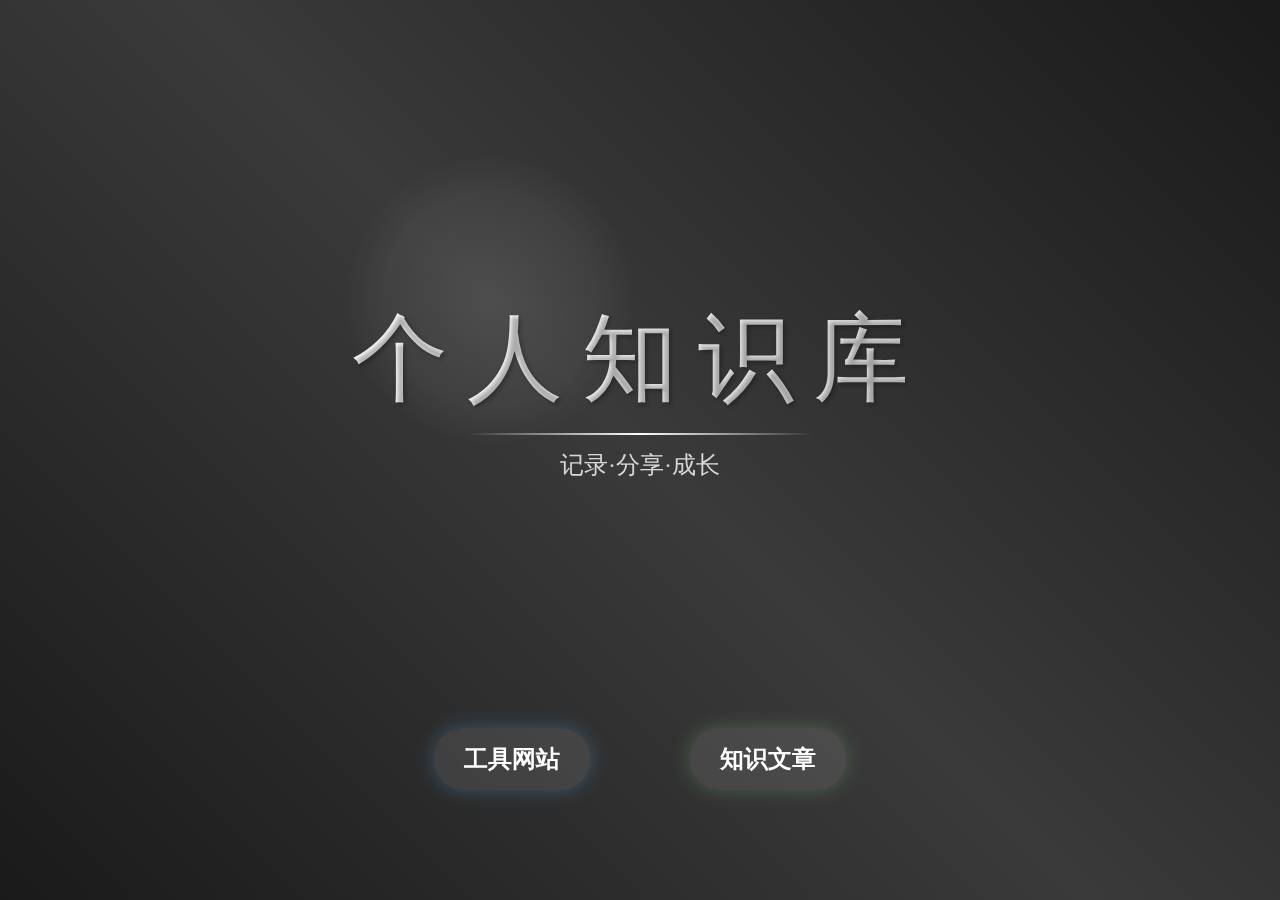
<file: index.html>
<!DOCTYPE html>
<html lang="zh">
<head>
    <meta charset="UTF-8">
    <meta name="viewport" content="width=device-width, initial-scale=1.0">
    <title>个人知识库</title>
    <style>
        body {
            margin: 0;
            height: 100vh;
            display: flex;
            justify-content: center;
            align-items: center;
            background: linear-gradient(45deg, #1a1a1a, #2a2a2a, #3a3a3a, #2a2a2a, #1a1a1a);
            overflow: hidden;
            cursor: none;
        }

        .container {
            position: relative;
            text-align: center;
            color: #fff;
            padding: 20px;
        }

        h1 {
            font-size: 4rem;
            margin-bottom: 1rem;
            text-shadow: 2px 2px 4px rgba(0,0,0,0.3);
            font-family: "Microsoft YaHei", sans-serif;
            letter-spacing: 0.2em;
            background: linear-gradient(120deg, #fff, #ddd);
            -webkit-background-clip: text;
            -webkit-text-fill-color: transparent;
            position: relative;
        }

        h1::after {
            content: '';
            position: absolute;
            bottom: -10px;
            left: 50%;
            transform: translateX(-50%);
            width: 60%;
            height: 2px;
            background: linear-gradient(90deg, transparent, #fff, transparent);
        }

        .subtitle {
            font-size: 1.5rem;
            opacity: 0.8;
        }

        .light {
            position: fixed;
            width: 300px;
            height: 300px;
            border-radius: 50%;
            background: radial-gradient(circle, 
                rgba(255,255,255,0.1) 0%,
                rgba(255,255,255,0.05) 50%,
                transparent 70%);
            pointer-events: none;
            transform: translate(-50%, -50%);
            transition: all 0.1s ease;
        }

        .bottom-links {
            position: fixed;
            bottom: 20px;
            left: 50%;
            transform: translateX(-50%);
            display: flex;
            gap: 40px;
            flex-wrap: wrap;
            justify-content: center;
            width: 90%;
            max-width: 600px;
        }

        .bottom-links h2 {
            color: #fff;
            font-size: 1.5rem;
            margin: 10px;
            cursor: pointer;
            transition: all 0.3s ease;
        }

        .bottom-links h2:hover {
            transform: scale(1.1);
            text-shadow: 0 0 10px rgba(255,255,255,0.5);
        }

        /* 响应式布局 */
        @media screen and (max-width: 768px) {
            h1 {
                font-size: 3rem !important;
                margin-top: 0 !important;
            }

            .subtitle {
                font-size: 1.2rem;
            }

            .bottom-links {
                gap: 20px;
                bottom: 50px;
            }

            .bottom-links h2 {
                font-size: 1.2rem;
                padding: 10px 20px !important;
            }
        }

        @media screen and (max-width: 480px) {
            h1 {
                font-size: 2rem !important;
                letter-spacing: 0.1em;
            }

            .subtitle {
                font-size: 1rem;
            }

            .bottom-links {
                flex-direction: column;
                gap: 15px;
            }

            .bottom-links h2 {
                margin: 5px 0;
            }
        }
    </style>
</head>
<body>
    <div class="light"></div>
    <div class="container">
        <h1 style="font-size: 6rem; 
                   margin-top: -100px; 
                   font-weight: 300;
                   transition: text-shadow 0.3s ease;" 
            onmouseover="this.style.textShadow='0 0 20px rgba(255,255,255,0.8)'" 
            onmouseout="this.style.textShadow='2px 2px 4px rgba(0,0,0,0.3)'">个人知识库</h1>
        <p class="subtitle">记录·分享·成长</p>
    </div>

    <div class="bottom-links" style="bottom: 100px;">
        <a href="tool.html" style="text-decoration:none"><h2 style="font-family: 'Microsoft YaHei', sans-serif;
                   color: #fff;
                   background: rgba(255,255,255,0.1);
                   padding: 15px 30px;
                   border-radius: 30px;
                   box-shadow: 0 0 20px rgba(100,181,246,0.3);
                   backdrop-filter: blur(5px);
                   margin-right: 30px;">工具网站</h2></a>
        <a href="article.html" style="text-decoration:none"><h2 style="font-family: 'Microsoft YaHei', sans-serif;
                   color: #fff; 
                   background: rgba(255,255,255,0.1);
                   padding: 15px 30px;
                   border-radius: 30px;
                   box-shadow: 0 0 20px rgba(129,199,132,0.3);
                   backdrop-filter: blur(5px);
                   margin-left: 30px;
                   transition: all 0.3s ease;">知识文章</h2></a>
    </div>

    <script>
        document.addEventListener('mousemove', (e) => {
            const light = document.querySelector('.light');
            light.style.left = e.clientX + 'px';
            light.style.top = e.clientY + 'px';
        });

        // 添加移动设备触摸支持
        document.addEventListener('touchmove', (e) => {
            const light = document.querySelector('.light');
            const touch = e.touches[0];
            light.style.left = touch.clientX + 'px';
            light.style.top = touch.clientY + 'px';
        });
    </script>
</body>
</html>
</file>
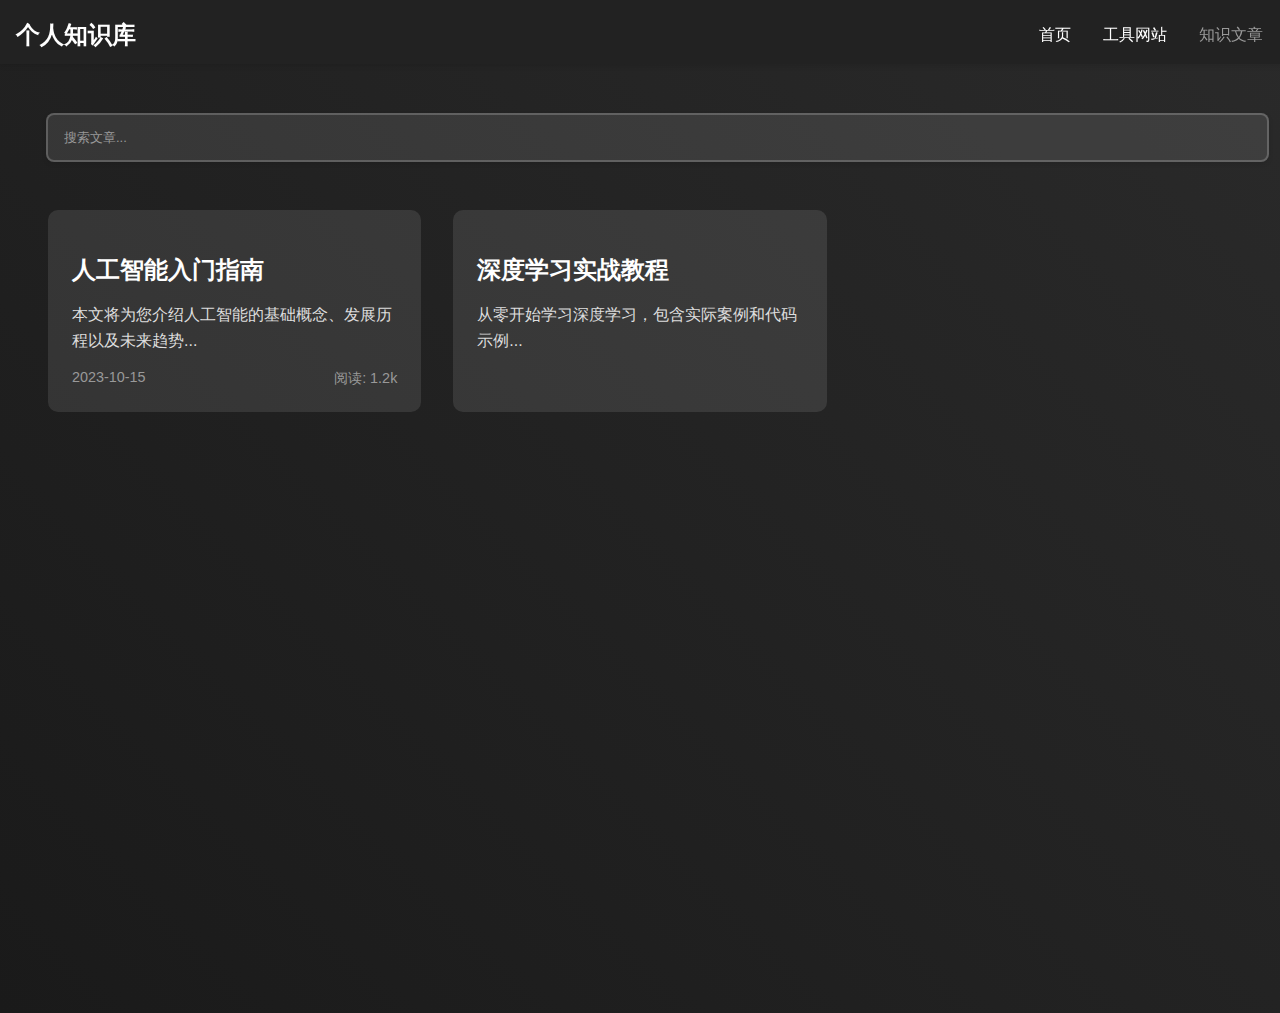
<file: article.html>
<!DOCTYPE html>
<html lang="zh">
<head>
    <meta charset="UTF-8">
    <meta name="viewport" content="width=device-width, initial-scale=1.0">
    <title>知识文章库</title>
    <style>
        body {
            margin: 0;
            min-height: 100vh;
            background: linear-gradient(45deg, #1a1a1a, #2a2a2a);
            color: #fff;
            font-family: "Microsoft YaHei", sans-serif;
        }

		 .navbar {
            position: fixed;
            top: 0;
            width: 100%;
            background-color: #222;
            padding: 1rem;
            box-shadow: 0 2px 5px rgba(0,0,0,0.1);
            z-index: 1000;
        }

        .nav-container {
            max-width: 90%;
            margin: 0 auto;
            display: flex;
            justify-content: space-between;
            align-items: center;
        }

        .nav-logo {
            color: #fff;
            font-size: 1.5rem;
            font-weight: bold;
        }

        .nav-links {
            display: flex;
            gap: 2rem;
        }

        .nav-links a {
            color: #fff;
            text-decoration: none;
            transition: color 0.3s;
        }

        .nav-links a:hover {
            color: #999;
        }
		#ab{ 
			color: #999;			
		}
        .header {
            text-align: center;
            padding: 3rem 0;
        }

        h1 {
            font-size: 3rem;
            margin-bottom: 1rem;
            background: linear-gradient(120deg, #fff, #ddd);
            webkit-background-clip: text;
            -webkit-text-fill-color: transparent;
        }

        .container {
            max-width: 1200px;
            margin: 0 auto;
            padding: 3rem;
            display: grid;
            grid-template-columns: repeat(auto-fill, minmax(300px, 1fr));
            gap: 2rem;
        }

        .article-card {
            background: rgba(255, 255, 255, 0.1);
            border-radius: 10px;
            padding: 1.5rem;
            transition: transform 0.3s ease;
        }

        .article-card:hover {
            transform: translateY(-5px);
            box-shadow: 0 5px 15px rgba(0,0,0,0.3);
        }

        .article-title {
            font-size: 1.5rem;
            margin-bottom: 1rem;
            color: #fff;
        }

        .article-excerpt {
            color: #ddd;
            margin-bottom: 1rem;
            line-height: 1.6;
        }

        .article-meta {
            display: flex;
            justify-content: space-between;
            color: #999;
            font-size: 0.9rem;
        }

        .search-box {
            max-width: 100%;
            margin: 0 auto 2rem;
            padding: 0 1rem;
        }

        input[type="search"] {
            width: 97%;
            padding: 1rem;
            border: none;
            border-radius: 25px;
            background: rgba(255, 255, 255, 0.1);
            color: #fff;
            font-size: 1rem;
        }

        input[type="search"]::placeholder {
            color: #999;
        }
    </style>
</head>
<body>
    <nav class="navbar">
        <div class="nav-container">
            <div class="nav-logo" style="position: relative; top: 3px;left: -5.55%">个人知识库</div>
            <div class="nav-links" style="position: relative; left: 2.69%; top: 3px;>
                <a href="index.html" >首页</a>
                <a href="tool.html">工具网站</a>
                <a id="ab">知识文章</a>
            </div>
        </div>
    </nav>
    <div style="display: flex; align-items: center; margin-top: 113px; margin-left: 30px; width: 100%; font-size: 99%;">
        <div class="search-box" style="max-width: 100%; margin: 0;">
            <input type="search" id="searchInput" placeholder="搜索文章..." style="border-radius: 8px; border: 2px solid rgba(255,255,255,0.2); background: rgba(255,255,255,0.1); padding: 15px 16px; width: 577%; box-shadow: 0 2px 5px rgba(0,0,0,0.1); font-size: 13px;">
            <script>
                document.getElementById('searchInput').addEventListener('input', function() {
                    const searchText = this.value.toLowerCase();
                    const articles = document.querySelectorAll('.article-card');
                    
                    articles.forEach(article => {
                        const title = article.querySelector('.article-title').textContent.toLowerCase();
                        const excerpt = article.querySelector('.article-excerpt').textContent.toLowerCase();
                        
                        if (title.includes(searchText) || excerpt.includes(searchText)) {
                            article.style.display = 'block';
                        } else {
                            article.style.display = 'none';
                        }
                    });
                });
            </script>
        </div>
    </div>
    <div class="container">
        <div class="article-card">
            <h2 class="article-title">人工智能入门指南</h2>
            <p class="article-excerpt">本文将为您介绍人工智能的基础概念、发展历程以及未来趋势...</p>
            <div class="article-meta">
                <span>2023-10-15</span>
                <span>阅读: 1.2k</span>
            </div>
        </div>

        <div class="article-card">
            <h2 class="article-title">深度学习实战教程</h2>
            <p class="article-excerpt">从零开始学习深度学习，包含实际案例和代码示例...</p>
</file>
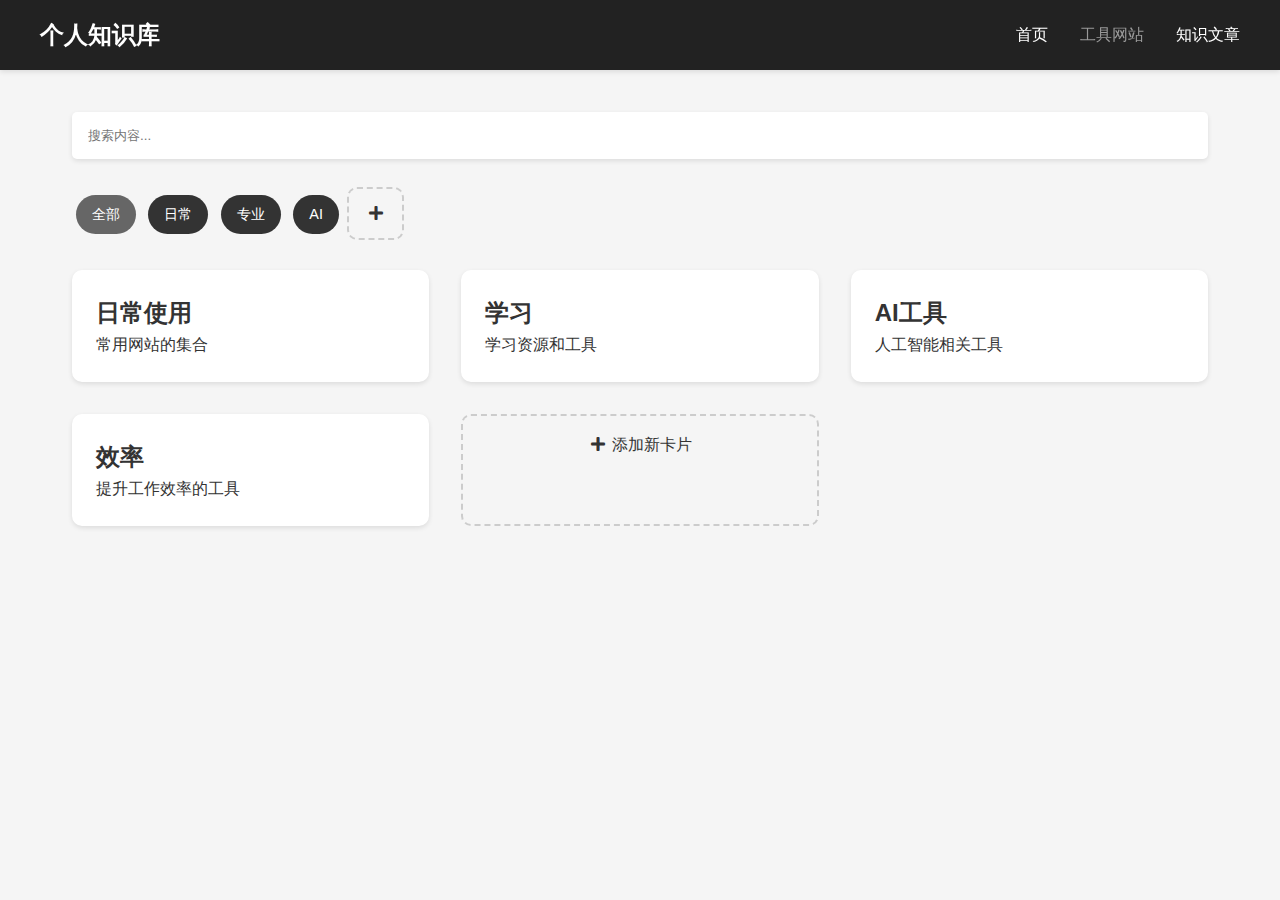
<file: index01.html>
<!DOCTYPE html contenteditable="true">
<!-- 这是一个带有搜索功能的工具库网站 -->
<html lang="zh">
<head>
    <meta charset="UTF-8">
    <meta name="viewport" content="width=device-width, initial-scale=1.0">
    <title>个人知识库</title>
    <script>
        // 页面加载时从localStorage恢复数据
        window.onload = function() {
            if(localStorage.getItem('siteData')) {
                const savedData = JSON.parse(localStorage.getItem('siteData'));
                // 恢复标签
                if(savedData.tags) {
                    document.getElementById('tagsContainer').innerHTML = savedData.tags;
                }
                // 恢复卡片
                if(savedData.cards) {
                    document.getElementById('cardGrid').innerHTML = savedData.cards;
                }
                // 从卡片中提取所有标签并更新标签系统
                updateTagSystem();
            }
        }

        // 保存数据到localStorage的函数
        function saveToLocalStorage() {
            const siteData = {
                tags: document.getElementById('tagsContainer').innerHTML,
                cards: document.getElementById('cardGrid').innerHTML
            };
            localStorage.setItem('siteData', JSON.stringify(siteData));
        }

        // 更新标签系统
        function updateTagSystem() {
            const cards = document.querySelectorAll('.card');
            const tagSet = new Set();
            
            // 收集所有卡片中的标签
            cards.forEach(card => {
                const tag = card.getAttribute('data-tag');
                if(tag) tagSet.add(tag);
            });

            // 更新标签容器
            const tagsContainer = document.getElementById('tagsContainer');
            const existingTags = new Set(Array.from(tagsContainer.querySelectorAll('.tag'))
                .map(tag => tag.textContent.trim()));

            // 添加新标签
            tagSet.forEach(tag => {
                if(!existingTags.has(tag)) {
                    const newTag = document.createElement('div');
                    newTag.className = 'tag';
                    newTag.innerHTML = `
                        ${tag}
                        <div class="tag-actions">
                            <i class="fas fa-edit" onclick="editTag(this)" title="编辑标签"></i>
                            <i class="fas fa-trash" onclick="deleteTag(this)" title="删除标签"></i>
                        </div>
                    `;
                    tagsContainer.appendChild(newTag);
                }
            });
        }

        // 在任何修改后调用保存函数
        const observer = new MutationObserver(function(mutations) {
            saveToLocalStorage();
            updateTagSystem();
        });

        // 监视DOM变化
        window.addEventListener('DOMContentLoaded', function() {
            observer.observe(document.getElementById('tagsContainer'), { 
                childList: true, 
                subtree: true,
                characterData: true
            });
            observer.observe(document.getElementById('cardGrid'), {
                childList: true,
                subtree: true, 
                characterData: true
            });
        });
    </script>
    <style>
        * {
            margin: 0;
            padding: 0;
            box-sizing: border-box;
        }

        body {
            font-family: 'PingFang SC', 'Microsoft YaHei', sans-serif;
            line-height: 1.6;
            color: #333;
            background-color: #f5f5f5;
        }

        .navbar {
            position: fixed;
            top: 0;
            width: 100%;
            background-color: #222;
            padding: 1rem;
            box-shadow: 0 2px 5px rgba(0,0,0,0.1);
            z-index: 1000;
        }

        .nav-container {
            max-width: 1200px;
            margin: 0 auto;
            display: flex;
            justify-content: space-between;
            align-items: center;
        }

        .nav-logo {
            color: #fff;
            font-size: 1.5rem;
            font-weight: bold;
        }

        .nav-links {
            display: flex;
            gap: 2rem;
        }

        .nav-links a {
            color: #fff;
            text-decoration: none;
            transition: color 0.3s;
        }

        .nav-links a:hover {
            color: #999;
        }
		#ab{ 
			color: #999;			
		}
        .main-content {
            max-width: 1200px;
            margin: 80px auto 0;
            padding: 2rem;
        }

        .search-container {
            margin-bottom: 2rem;
        }

        .search-input {
            width: 100%;
            padding: 1rem;
            border: none;
            border-radius: 5px;
            background-color: #fff;
            box-shadow: 0 2px 5px rgba(0,0,0,0.1);
        }

        .tags-container {
            margin-bottom: 2rem;
        }

        .tag {
            display: inline-block;
            padding: 0.5rem 1rem;
            margin: 0.25rem;
            background-color: #333;
            color: #fff;
            border-radius: 20px;
            font-size: 0.9rem;
            cursor: pointer;
            transition: background-color 0.3s;
        }

        .tag:hover {
            background-color: #555;
        }

        .tag.active {
            background-color: #666;
        }

        .card-grid {
            display: grid;
            grid-template-columns: repeat(auto-fill, minmax(300px, 1fr));
            gap: 2rem;
        }

        .card {
            background-color: #fff;
            border-radius: 10px;
            padding: 1.5rem;
            box-shadow: 0 2px 5px rgba(0,0,0,0.1);
            transition: transform 0.3s, box-shadow 0.3s;
        }

        .card:hover {
            transform: translateY(-5px);
            box-shadow: 0 5px 15px rgba(0,0,0,0.2);
        }

        .card-content {
            display: none;
            margin-top: 1rem;
            padding-top: 1rem;
            border-top: 1px solid #eee;
            opacity: 0;
            transition: opacity 0.3s ease;
        }

        .card:hover .card-content {
            display: block;
            opacity: 1;
        }

        .link-list {
            list-style: none;
        }

        .link-list li {
            margin: 0.5rem 0;
        }

        .link-list a {
            color: #333;
            text-decoration: none;
            transition: color 0.3s;
        }

        .link-list a:hover {
            color: #666;
        }

        @media (max-width: 768px) {
            .nav-links {
                display: none;
            }

            .main-content {
                padding: 1rem;
            }

            .card-grid {
                grid-template-columns: 1fr;
            }
        }
    </style>
</head>
<body>
    <nav class="navbar">
        <div class="nav-container">
            <div class="nav-logo">个人知识库</div>
            <div class="nav-links">
                <a href="index.html" >首页</a>
                <p id="ab">工具网站</p>
                <a href="#ai">知识文章</a>
            </div>
        </div>
    </nav>

    <main class="main-content">
        <div class="search-container">
            <input type="text" class="search-input" placeholder="搜索内容..." id="searchInput">
        </div>

        <div class="tags-container" id="tagsContainer">
            <span class="tag active">全部
            </span>
            <span class="tag">日常
                <div class="tag-actions">
                    <i class="fas fa-edit" onclick="editTagText(this.parentElement.parentElement)" title="编辑标签"></i>
                    <i class="fas fa-trash" onclick="deleteTag(this)" title="删除标签"></i>
                </div>
            </span>
            <span class="tag">专业
                <div class="tag-actions">
                    <i class="fas fa-edit" onclick="editTagText(this.parentElement.parentElement)" title="编辑标签"></i>
                    <i class="fas fa-trash" onclick="deleteTag(this)" title="删除标签"></i>
                </div>
            </span>
            <span class="tag">AI
                <div class="tag-actions">
                    <i class="fas fa-edit" onclick="editTagText(this.parentElement.parentElement)" title="编辑标签"></i>
                    <i class="fas fa-trash" onclick="deleteTag(this)" title="删除标签"></i>
                </div>
            </span>
            <span class="tag-add" title="添加新标签"><i class="fas fa-plus" onclick="addTag()"></i></span>
        </div>

        <div class="card-grid" id="cardGrid">
            <div class="card" data-tag="日常" draggable="true">
                <div class="card-header">
                    <h2>日常使用</h2>
                    <div class="card-actions">
                        <i class="fas fa-edit" onclick="editCardTitle(this.parentElement.previousElementSibling)" title="编辑卡片"></i>
                        <i class="fas fa-trash" onclick="deleteCard(this)" title="删除卡片"></i>
                        <i class="fas fa-grip-lines" title="拖动排序"></i>
                    </div>
                </div>
                <p>常用网站的集合</p>
                <div class="card-content">
                    <ul class="link-list">
                        <li>
                            <a href="https://www.bilibili.com" target="_blank">哔哩哔哩</a>
                            <div class="link-actions">
                                <i class="fas fa-edit" onclick="editLinkText(this.parentElement.previousElementSibling)" title="编辑链接"></i>
                                <i class="fas fa-trash" onclick="deleteLink(this)" title="删除链接"></i>
                            </div>
                        </li>
                    </ul>
                    <div class="link-add" title="添加新链接"><i class="fas fa-plus" onclick="addLink(this)"></i> 添加链接</div>
                </div>
            </div>

            <div class="card" data-tag="专业" draggable="true">
                <div class="card-header">
                    <h2>学习</h2>
                    <div class="card-actions">
                        <i class="fas fa-edit" onclick="editCardTitle(this.parentElement.previousElementSibling)" title="编辑卡片"></i>
                        <i class="fas fa-trash" onclick="deleteCard(this)" title="删除卡片"></i>
                        <i class="fas fa-grip-lines" title="拖动排序"></i>
                    </div>
                </div>
                <p>学习资源和工具</p>
                <div class="card-content">
                    <ul class="link-list">
                        <li>
                            <a href="http://w3cschool.xznaqushi.com/" target="_blank">菜鸟教程</a>
                            <div class="link-actions">
                                <i class="fas fa-edit" onclick="editLinkText(this.parentElement.previousElementSibling)" title="编辑链接"></i>
                                <i class="fas fa-trash" onclick="deleteLink(this)" title="删除链接"></i>
                            </div>
                        </li>
                        <li>
                            <a href="https://www.cnki.net/" target="_blank">中国知网</a>
                            <div class="link-actions">
                                <i class="fas fa-edit" onclick="editLinkText(this.parentElement.previousElementSibling)" title="编辑链接"></i>
                                <i class="fas fa-trash" onclick="deleteLink(this)" title="删除链接"></i>
                            </div>
                        </li>
                        <li>
                            <a href="http://mail.stumail.nwu.edu.cn/" target="_blank">西北大学学生邮箱</a>
                            <div class="link-actions">
                                <i class="fas fa-edit" onclick="editLinkText(this.parentElement.previousElementSibling)" title="编辑链接"></i>
                                <i class="fas fa-trash" onclick="deleteLink(this)" title="删除链接"></i>
                            </div>
                        </li>
						<li>
                            <a href="https://www.nwu.edu.cn/">西北大学官网</a>
                            <div class="link-actions">
                                <i class="fas fa-edit" onclick="editLinkText(this.parentElement.previousElementSibling)" title="编辑链接"></i>
                                <i class="fas fa-trash" onclick="deleteLink(this)" title="删除链接"></i>
                            </div>
                        </li>
						 <li>
                            <a href="https://mail.qq.com/cgi-bin/frame_html?sid=QpYquWLmT2oLsyFG&r=7d55e7ab1439feeb7d16d821437ff38c" target="_blank">QQ邮箱</a>
                            <div class="link-actions">
                                <i class="fas fa-edit" onclick="editLinkText(this.parentElement.previousElementSibling)" title="编辑链接"></i>
                                <i class="fas fa-trash" onclick="deleteLink(this)" title="删除链接"></i>
                            </div>
                        </li>
                    </ul>
                    <div class="link-add" title="添加新链接"><i class="fas fa-plus" onclick="addLink(this)"></i> 添加链接</div>
                </div>
            </div>

            <div class="card" data-tag="AI" draggable="true">
                <div class="card-header">
                    <h2>AI工具</h2>
                    <div class="card-actions">
                        <i class="fas fa-edit" onclick="editCardTitle(this.parentElement.previousElementSibling)" title="编辑卡片"></i>
                        <i class="fas fa-trash" onclick="deleteCard(this)" title="删除卡片"></i>
                        <i class="fas fa-grip-lines" title="拖动排序"></i>
                    </div>
                </div>
                <p>人工智能相关工具</p>
                <div class="card-content">
                    <ul class="link-list">
						 <li>
                            <a href="https://www.yjpoo.com/site/3519.html" target="_blank">OpenRouter</a>
                            <div class="link-actions">
                                <i class="fas fa-edit" onclick="editLinkText(this.parentElement.previousElementSibling)" title="编辑链接"></i>
                                <i class="fas fa-trash" onclick="deleteLink(this)" title="删除链接"></i>
                            </div>
                        </li>
                        <li>
                            <a href="https://kimi.moonshot.cn/" target="_blank">Kimi</a>
                            <div class="link-actions">
                                <i class="fas fa-edit" onclick="editLinkText(this.parentElement.previousElementSibling)" title="编辑链接"></i>
                                <i class="fas fa-trash" onclick="deleteLink(this)" title="删除链接"></i>
                            </div>
                        </li>
                        <li>
                            <a href="https://www.doubao.com/chat/" target="_blank">豆包</a>
                            <div class="link-actions">
                                <i class="fas fa-edit" onclick="editLinkText(this.parentElement.previousElementSibling)" title="编辑链接"></i>
                                <i class="fas fa-trash" onclick="deleteLink(this)" title="删除链接"></i>
                            </div>
                        </li>
                        <li>
                            <a href="https://bolt.new/" target="_blank">bolt</a>
                            <div class="link-actions">
                                <i class="fas fa-edit" onclick="editLinkText(this.parentElement.previousElementSibling)" title="编辑链接"></i>
                                <i class="fas fa-trash" onclick="deleteLink(this)" title="删除链接"></i>
                            </div>
                        </li>
                        <li>
                            <a href="https://www.doyoudo.com/resources" target="_blank">doyoudo设计资源</a>
                            <div class="link-actions">
                                <i class="fas fa-edit" onclick="editLinkText(this.parentElement.previousElementSibling)" title="编辑链接"></i>
                                <i class="fas fa-trash" onclick="deleteLink(this)" title="删除链接"></i>
                            </div>
                        </li>
                    </ul>
                    <div class="link-add" title="添加新链接"><i class="fas fa-plus" onclick="addLink(this)"></i> 添加链接</div>
                </div>
            </div>

            <div class="card" data-tag="专业" draggable="true">
                <div class="card-header">
                    <h2>效率</h2>
                    <div class="card-actions">
                        <i class="fas fa-edit" onclick="editCardTitle(this.parentElement.previousElementSibling)" title="编辑卡片"></i>
                        <i class="fas fa-trash" onclick="deleteCard(this)" title="删除卡片"></i>
                        <i class="fas fa-grip-lines" title="拖动排序"></i>
                    </div>
                </div>
                <p>提升工作效率的工具</p>
                <div class="card-content">
                    <ul class="link-list">
                        <li>
                            <a href="https://kimi.moonshot.cn/" target="_blank">Kimi</a>
                            <div class="link-actions">
                                <i class="fas fa-edit" onclick="editLinkText(this.parentElement.previousElementSibling)" title="编辑链接"></i>
                                <i class="fas fa-trash" onclick="deleteLink(this)" title="删除链接"></i>
                            </div>
                        </li>
                        <li>
                            <a href="https://www.doubao.com/chat/" target="_blank">豆包</a>
                            <div class="link-actions">
                                <i class="fas fa-edit" onclick="editLinkText(this.parentElement.previousElementSibling)" title="编辑链接"></i>
                                <i class="fas fa-trash" onclick="deleteLink(this)" title="删除链接"></i>
                            </div>
                        </li>
                        <li>
                            <a href="https://bolt.new/" target="_blank">bolt</a>
                            <div class="link-actions">
                                <i class="fas fa-edit" onclick="editLinkText(this.parentElement.previousElementSibling)" title="编辑链接"></i>
                                <i class="fas fa-trash" onclick="deleteLink(this)" title="删除链接"></i>
                            </div>
                        </li>
                        <li>
                            <a href="https://www.doyoudo.com/resources" target="_blank">doyoudo设计资源</a>
                            <div class="link-actions">
                                <i class="fas fa-edit" onclick="editLinkText(this.parentElement.previousElementSibling)" title="编辑链接"></i>
                                <i class="fas fa-trash" onclick="deleteLink(this)" title="删除链接"></i>
                            </div>
                        </li>
                    </ul>
                    <div class="link-add" title="添加新链接"><i class="fas fa-plus" onclick="addLink(this)"></i> 添加链接</div>
                </div>
            </div>

            <div class="card-add" title="添加新卡片">
                <i class="fas fa-plus" onclick="addCard()"></i>
                <span>添加新卡片</span>
            </div>
        </div>
    </main>

    <script>
        // 引入Font Awesome图标
        const fontAwesome = document.createElement('link');
        fontAwesome.rel = 'stylesheet';
        fontAwesome.href = 'https://cdnjs.cloudflare.com/ajax/libs/font-awesome/5.15.4/css/all.min.css';
        document.head.appendChild(fontAwesome);

        const searchInput = document.getElementById('searchInput');
        const tagsContainer = document.getElementById('tagsContainer');
        const cards = document.querySelectorAll('.card');
        const tags = document.querySelectorAll('.tag');

        // 添加悬停显示操作图标的样式
        const style = document.createElement('style');
        style.textContent = `
            .tag-actions, .card-actions, .link-actions {
                display: none;
                opacity: 0;
                transition: opacity 0.3s;
                margin-left: 0.5rem;
            }
            
            .tag:hover .tag-actions,
            .card-header:hover .card-actions,
            .link-list li:hover .link-actions {
                display: inline-block;
                opacity: 1;
                transition-delay: 2s;
            }
            
            .fas {
                cursor: pointer;
                margin: 0 0.2rem;
            }
            
            .card-header {
                display: flex;
                justify-content: space-between;
                align-items: center;
            }
            
            .link-list li {
                display: flex;
                justify-content: space-between;
                align-items: center;
            }
            
            .card-add, .link-add, .tag-add {
                cursor: pointer;
                text-align: center;
                padding: 1rem;
                border: 2px dashed #ccc;
                border-radius: 10px;
                transition: all 0.3s;
            }
            
            .card-add:hover, .link-add:hover, .tag-add:hover {
                background-color: #f0f0f0;
            }
        `;
        document.head.appendChild(style);

        // 搜索功能
        searchInput.addEventListener('input', function() {
            const searchTerm = this.value.toLowerCase();
            
            cards.forEach(card => {
                const cardTitle = card.querySelector('h2').textContent.toLowerCase();
                const cardDesc = card.querySelector('p').textContent.toLowerCase();
                const links = card.querySelectorAll('a');
                let found = false;
                
                if (cardTitle.includes(searchTerm) || cardDesc.includes(searchTerm)) {
                    found = true;
                }
                
                links.forEach(link => {
                    if (link.textContent.toLowerCase().includes(searchTerm)) {
                        found = true;
                    }
                });
                
                card.style.display = found ? 'block' : 'none';
            });
        });

        // 标签筛选功能
        tags.forEach(tag => {
            tag.addEventListener('click', function(e) {
                if (!e.target.classList.contains('fas')) {
                    const selectedTag = this.textContent.trim();
                    
                    tags.forEach(t => t.classList.remove('active'));
                    this.classList.add('active');
                    
                    cards.forEach(card => {
                        if (selectedTag === '全部') {
                            card.style.display = 'block';
                        } else {
                            const cardTag = card.dataset.tag;
                            card.style.display = cardTag === selectedTag ? 'block' : 'none';
                        }
                    });
                }
            });
        });

        // 拖拽功能
        cards.forEach(card => {
            card.addEventListener('dragstart', handleDragStart);
            card.addEventListener('dragend', handleDragEnd);
            card.addEventListener('dragover', handleDragOver);
            card.addEventListener('drop', handleDrop);
        });

        function handleDragStart(e) {
            this.style.opacity = '0.4';
            e.dataTransfer.setData('text/plain', this.dataset.tag);
        }

        function handleDragEnd(e) {
            this.style.opacity = '1';
        }

        function handleDragOver(e) {
            e.preventDefault();
        }

        function handleDrop(e) {
            e.preventDefault();
            const draggedTag = e.dataTransfer.getData('text/plain');
            const dropTarget = this;
            
            if (draggedTag !== dropTarget.dataset.tag) {
                const cardGrid = document.getElementById('cardGrid');
                const draggedCard = document.querySelector(`[data-tag="${draggedTag}"]`);
                const dropTargetRect = dropTarget.getBoundingClientRect();
                const dropTargetCenter = dropTargetRect.top + (dropTargetRect.height / 2);
                
                if (e.clientY < dropTargetCenter) {
                    cardGrid.insertBefore(draggedCard, dropTarget);
                } else {
                    cardGrid.insertBefore(draggedCard, dropTarget.nextSibling);
                }
            }
        }

        // 编辑标签文本
        function editTagText(element) {
            const currentText = element.childNodes[0].textContent.trim();
            const newText = prompt('请输入新的标签名称:', currentText);
            if (newText !== null && newText.trim() !== '') {
                element.childNodes[0].textContent = newText;
            }
        }

        // 删除标签
        function deleteTag(element) {
            if (confirm('确定要删除这个标签吗?')) {
                element.closest('.tag').remove();
            }
        }

        // 添加标签
        function addTag() {
            const tagName = prompt('请输入新标签名称:');
            if (tagName && tagName.trim() !== '') {
                const newTag = document.createElement('span');
                newTag.className = 'tag';
                newTag.innerHTML = `${tagName}
                    <div class="tag-actions">
                        <i class="fas fa-edit" onclick="editTagText(this.parentElement.parentElement)" title="编辑标签"></i>
                        <i class="fas fa-trash" onclick="deleteTag(this)" title="删除标签"></i>
                    </div>`;
                tagsContainer.insertBefore(newTag, document.querySelector('.tag-add'));
            }
        }

        // 编辑卡片标题
        function editCardTitle(element) {
            const currentTitle = element.textContent;
            const newTitle = prompt('请输入新的卡片标题:', currentTitle);
            if (newTitle !== null && newTitle.trim() !== '') {
                element.textContent = newTitle;
            }
        }

        // 编辑卡片描述
        function editCardDesc(element) {
            const currentDesc = element.textContent;
            const newDesc = prompt('请输入新的卡片描述:', currentDesc);
            if (newDesc !== null && newDesc.trim() !== '') {
                element.textContent = newDesc;
            }
        }

        // 删除卡片
        function deleteCard(element) {
            if (confirm('确定要删除这个卡片吗?')) {
                element.closest('.card').remove();
            }
        }

        // 添加卡片
        function addCard() {
            const cardTitle = prompt('请输入卡片标题:');
            if (cardTitle && cardTitle.trim() !== '') {
                const cardDesc = prompt('请输入卡片描述:');
                if (cardDesc !== null) {
                    const newCard = document.createElement('div');
                    newCard.className = 'card';
                    newCard.setAttribute('data-tag', '新标签');
                    newCard.setAttribute('draggable', 'true');
                    
                    newCard.innerHTML = `
                        <div class="card-header">
                            <h2>${cardTitle}</h2>
                            <div class="card-actions">
                                <i class="fas fa-edit" onclick="editCardTitle(this.parentElement.previousElementSibling)" title="编辑卡片"></i>
                                <i class="fas fa-trash" onclick="deleteCard(this)" title="删除卡片"></i>
                                <i class="fas fa-grip-lines" title="拖动排序"></i>
                            </div>
                        </div>
                        <p>${cardDesc}</p>
                        <div class="card-content">
                            <ul class="link-list"></ul>
                            <div class="link-add" title="添加新链接">
                                <i class="fas fa-plus" onclick="addLink(this)"></i> 添加链接
                            </div>
                        </div>
                    `;
                    
                    const cardGrid = document.getElementById('cardGrid');
                    cardGrid.insertBefore(newCard, document.querySelector('.card-add'));
                    
                    // 添加拖拽事件监听器
                    newCard.addEventListener('dragstart', handleDragStart);
                    newCard.addEventListener('dragend', handleDragEnd);
                    newCard.addEventListener('dragover', handleDragOver);
                    newCard.addEventListener('drop', handleDrop);
                }
            }
        }

        // 编辑链接文本
        function editLinkText(element) {
            const currentText = element.textContent;
            const currentUrl = element.href;
            const newText = prompt('请输入新的链接文本:', currentText);
            if (newText !== null && newText.trim() !== '') {
                element.textContent = newText;
                const newUrl = prompt('请输入新的链接地址:', currentUrl);
                if (newUrl !== null && newUrl.trim() !== '') {
                    element.href = newUrl;
                }
            }
        }

        // 删除链接
        function deleteLink(element) {
            if (confirm('确定要删除这个链接吗?')) {
                element.closest('li').remove();
            }
        }

        // 添加链接
        function addLink(element) {
            const linkText = prompt('请输入链接文本:');
            if (linkText && linkText.trim() !== '') {
                const linkUrl = prompt('请输入链接地址:');
                if (linkUrl && linkUrl.trim() !== '') {
                    const newLink = document.createElement('li');
                    newLink.innerHTML = `
                        <a href="${linkUrl}" target="_blank">${linkText}</a>
                        <div class="link-actions">
                            <i class="fas fa-edit" onclick="editLinkText(this.parentElement.previousElementSibling)" title="编辑链接"></i>
                            <i class="fas fa-trash" onclick="deleteLink(this)" title="删除链接"></i>
                        </div>
                    `;
                    
                    const linkList = element.closest('.card-content').querySelector('.link-list');
                    linkList.appendChild(newLink);
                }
            }
        }
    </script>
</body>
</html>
</file>
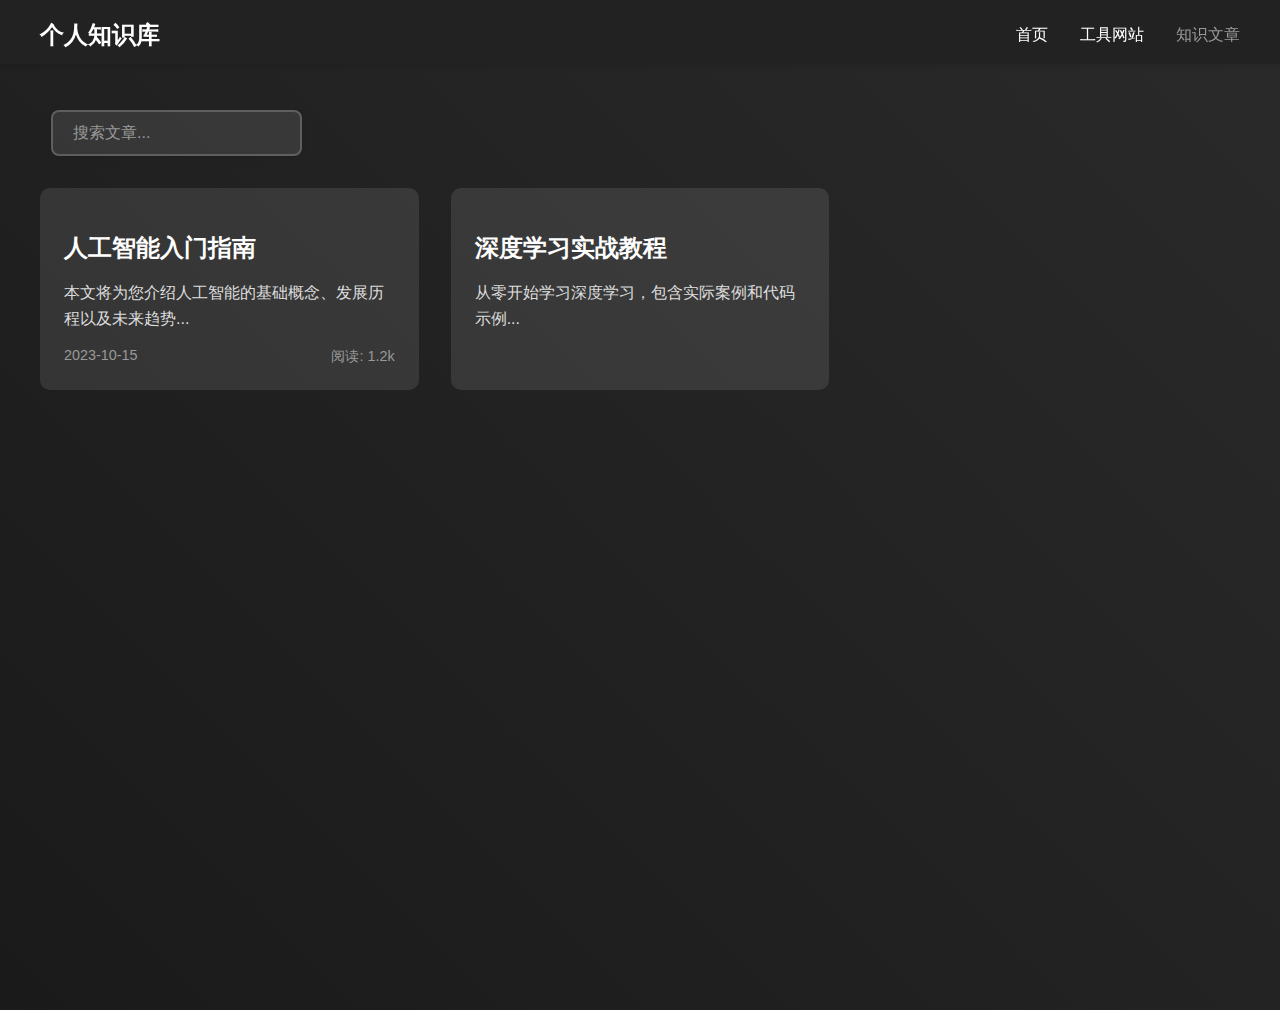
<file: index02.html>
<!DOCTYPE html>
<html lang="zh">
<head>
    <meta charset="UTF-8">
    <meta name="viewport" content="width=device-width, initial-scale=1.0">
    <title>知识文章库</title>
    <style>
        body {
            margin: 0;
            min-height: 100vh;
            background: linear-gradient(45deg, #1a1a1a, #2a2a2a);
            color: #fff;
            font-family: "Microsoft YaHei", sans-serif;
        }

		 .navbar {
            position: fixed;
            top: 0;
            width: 100%;
            background-color: #222;
            padding: 1rem;
            box-shadow: 0 2px 5px rgba(0,0,0,0.1);
            z-index: 1000;
        }

        .nav-container {
            max-width: 1200px;
            margin: 0 auto;
            display: flex;
            justify-content: space-between;
            align-items: center;
        }

        .nav-logo {
            color: #fff;
            font-size: 1.5rem;
            font-weight: bold;
        }

        .nav-links {
            display: flex;
            gap: 2rem;
        }

        .nav-links a {
            color: #fff;
            text-decoration: none;
            transition: color 0.3s;
        }

        .nav-links a:hover {
            color: #999;
        }
		#ab{ 
			color: #999;			
		}
        .header {
            text-align: center;
            padding: 3rem 0;
        }

        h1 {
            font-size: 3rem;
            margin-bottom: 1rem;
            background: linear-gradient(120deg, #fff, #ddd);
            -webkit-background-clip: text;
            -webkit-text-fill-color: transparent;
        }

        .container {
            max-width: 1200px;
            margin: 0 auto;
            padding: 2rem;
            display: grid;
            grid-template-columns: repeat(auto-fill, minmax(300px, 1fr));
            gap: 2rem;
        }

        .article-card {
            background: rgba(255, 255, 255, 0.1);
            border-radius: 10px;
            padding: 1.5rem;
            transition: transform 0.3s ease;
        }

        .article-card:hover {
            transform: translateY(-5px);
            box-shadow: 0 5px 15px rgba(0,0,0,0.3);
        }

        .article-title {
            font-size: 1.5rem;
            margin-bottom: 1rem;
            color: #fff;
        }

        .article-excerpt {
            color: #ddd;
            margin-bottom: 1rem;
            line-height: 1.6;
        }

        .article-meta {
            display: flex;
            justify-content: space-between;
            color: #999;
            font-size: 0.9rem;
        }

        .search-box {
            max-width: 600px;
            margin: 0 auto 2rem;
            padding: 0 1rem;
        }

        input[type="search"] {
            width: 100%;
            padding: 1rem;
            border: none;
            border-radius: 25px;
            background: rgba(255, 255, 255, 0.1);
            color: #fff;
            font-size: 1rem;
        }

        input[type="search"]::placeholder {
            color: #999;
        }

        /* 响应式布局 */
        @media screen and (max-width: 1200px) {
            .container {
                padding: 1rem;
            }
        }

        @media screen and (max-width: 768px) {
            .nav-container {
                flex-direction: column;
                gap: 1rem;
            }
            
            .nav-links {
                flex-direction: column;
                align-items: center;
                gap: 1rem;
            }

            .container {
                grid-template-columns: repeat(auto-fill, minmax(250px, 1fr));
            }

            h1 {
                font-size: 2rem;
            }

            .article-title {
                font-size: 1.2rem;
            }
        }

        @media screen and (max-width: 480px) {
            .container {
                grid-template-columns: 1fr;
            }

            .search-box {
                padding: 0 0.5rem;
            }

            input[type="search"] {
                padding: 0.8rem;
            }
        }
    </style>
</head>
<body>
    <nav class="navbar">
        <div class="nav-container">
            <div class="nav-logo" style="position: relative; left: -16px; top: 3px;">个人知识库</div>
            <div class="nav-links" style="position: relative; left: -16px; top: 3px;>
                <a href="index.html" >首页</a>
                <a href="index01.html">工具网站</a>
                <a id="ab"href="#ai">知识文章</a>
            </div>
        </div>
    </nav>
    <div style="display: flex; align-items: center; margin-top: 110px; margin-left: 35px; width: 80%; font-size: 99%;">
        <div class="search-box" style="max-width: 500px; margin: 0;">
            <input type="search" id="searchInput" placeholder="搜索文章..." style="border-radius: 8px; border: 2px solid rgba(255,255,255,0.2); background: rgba(255,255,255,0.1); padding: 12px 20px; width: 100%; box-shadow: 0 2px 5px rgba(0,0,0,0.1);">
            <script>
                document.getElementById('searchInput').addEventListener('input', function() {
                    const searchText = this.value.toLowerCase();
                    const articles = document.querySelectorAll('.article-card');
                    
                    articles.forEach(article => {
                        const title = article.querySelector('.article-title').textContent.toLowerCase();
                        const excerpt = article.querySelector('.article-excerpt').textContent.toLowerCase();
                        
                        if (title.includes(searchText) || excerpt.includes(searchText)) {
                            article.style.display = 'block';
                        } else {
                            article.style.display = 'none';
                        }
                    });
                });
            </script>
        </div>
    </div>
    <div class="container">
        <div class="article-card">
            <h2 class="article-title">人工智能入门指南</h2>
            <p class="article-excerpt">本文将为您介绍人工智能的基础概念、发展历程以及未来趋势...</p>
            <div class="article-meta">
                <span>2023-10-15</span>
                <span>阅读: 1.2k</span>
            </div>
        </div>

        <div class="article-card">
            <h2 class="article-title">深度学习实战教程</h2>
            <p class="article-excerpt">从零开始学习深度学习，包含实际案例和代码示例...</p>
</file>
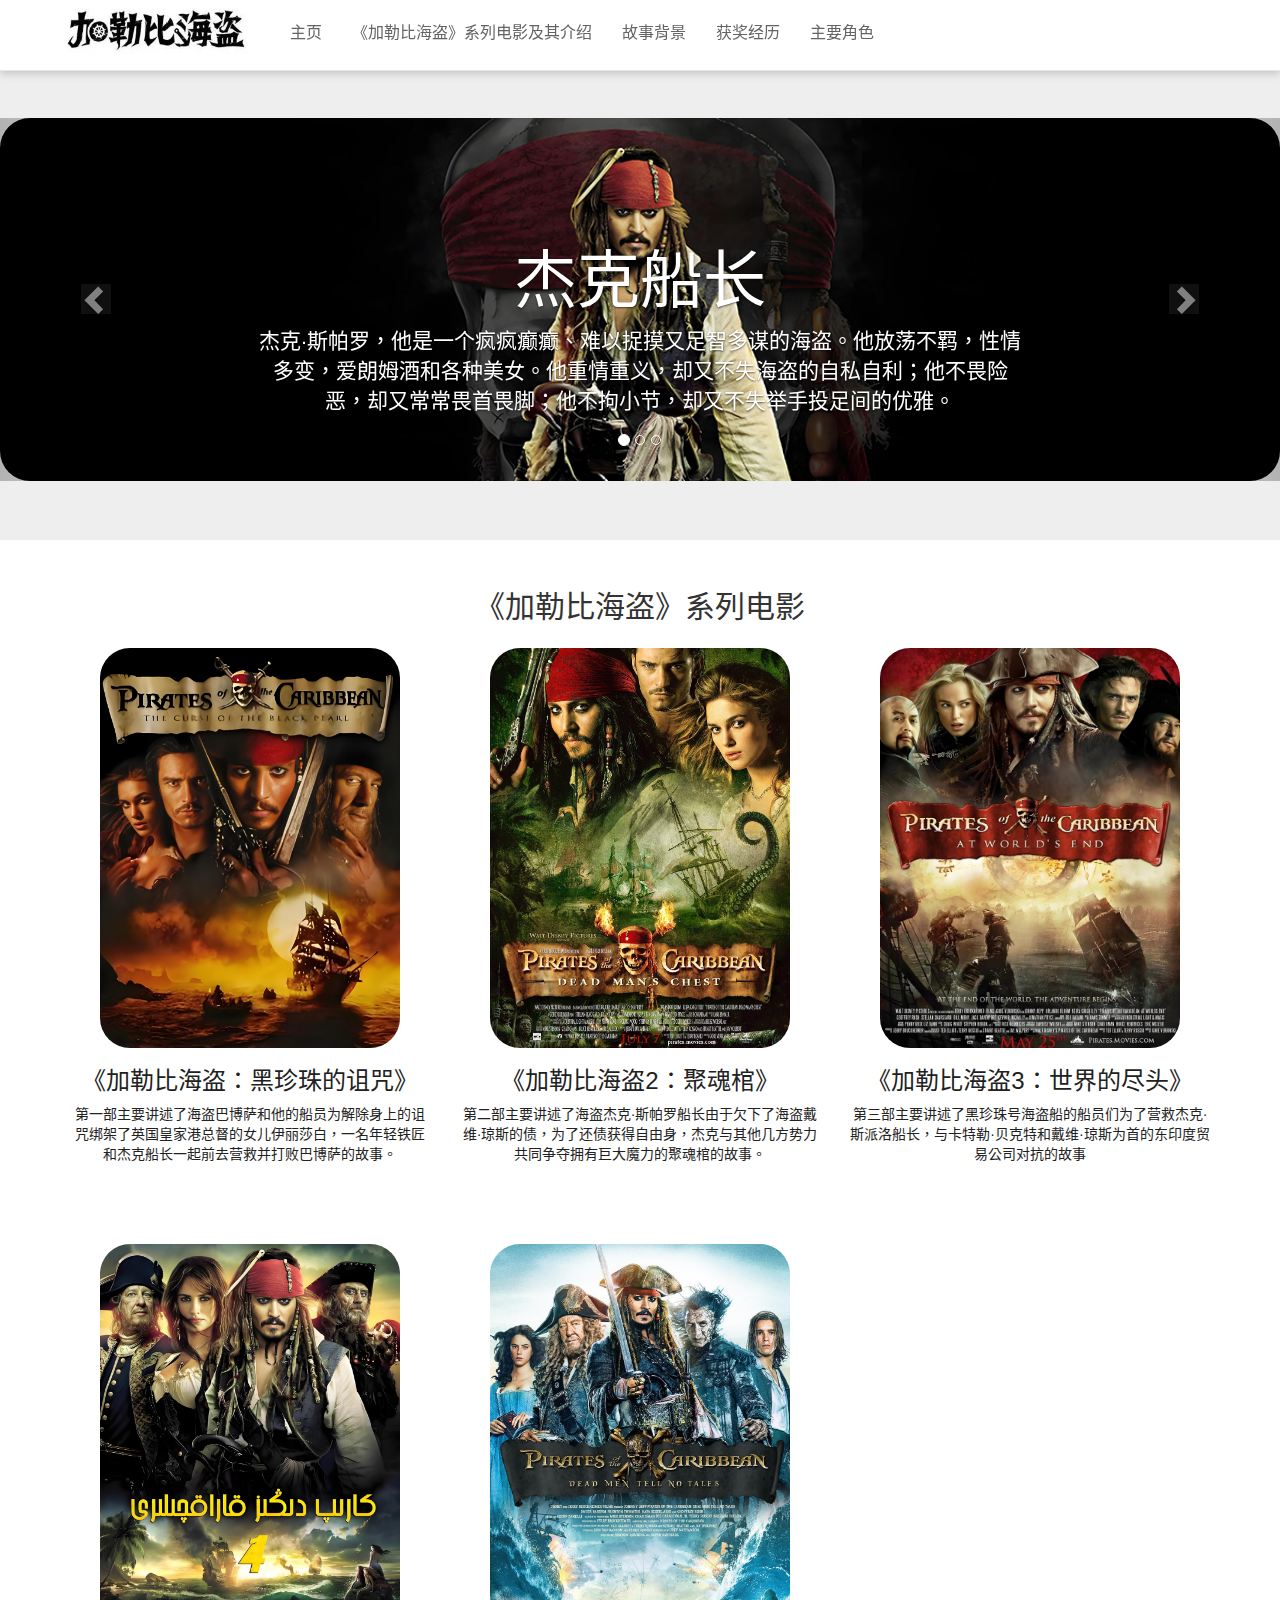
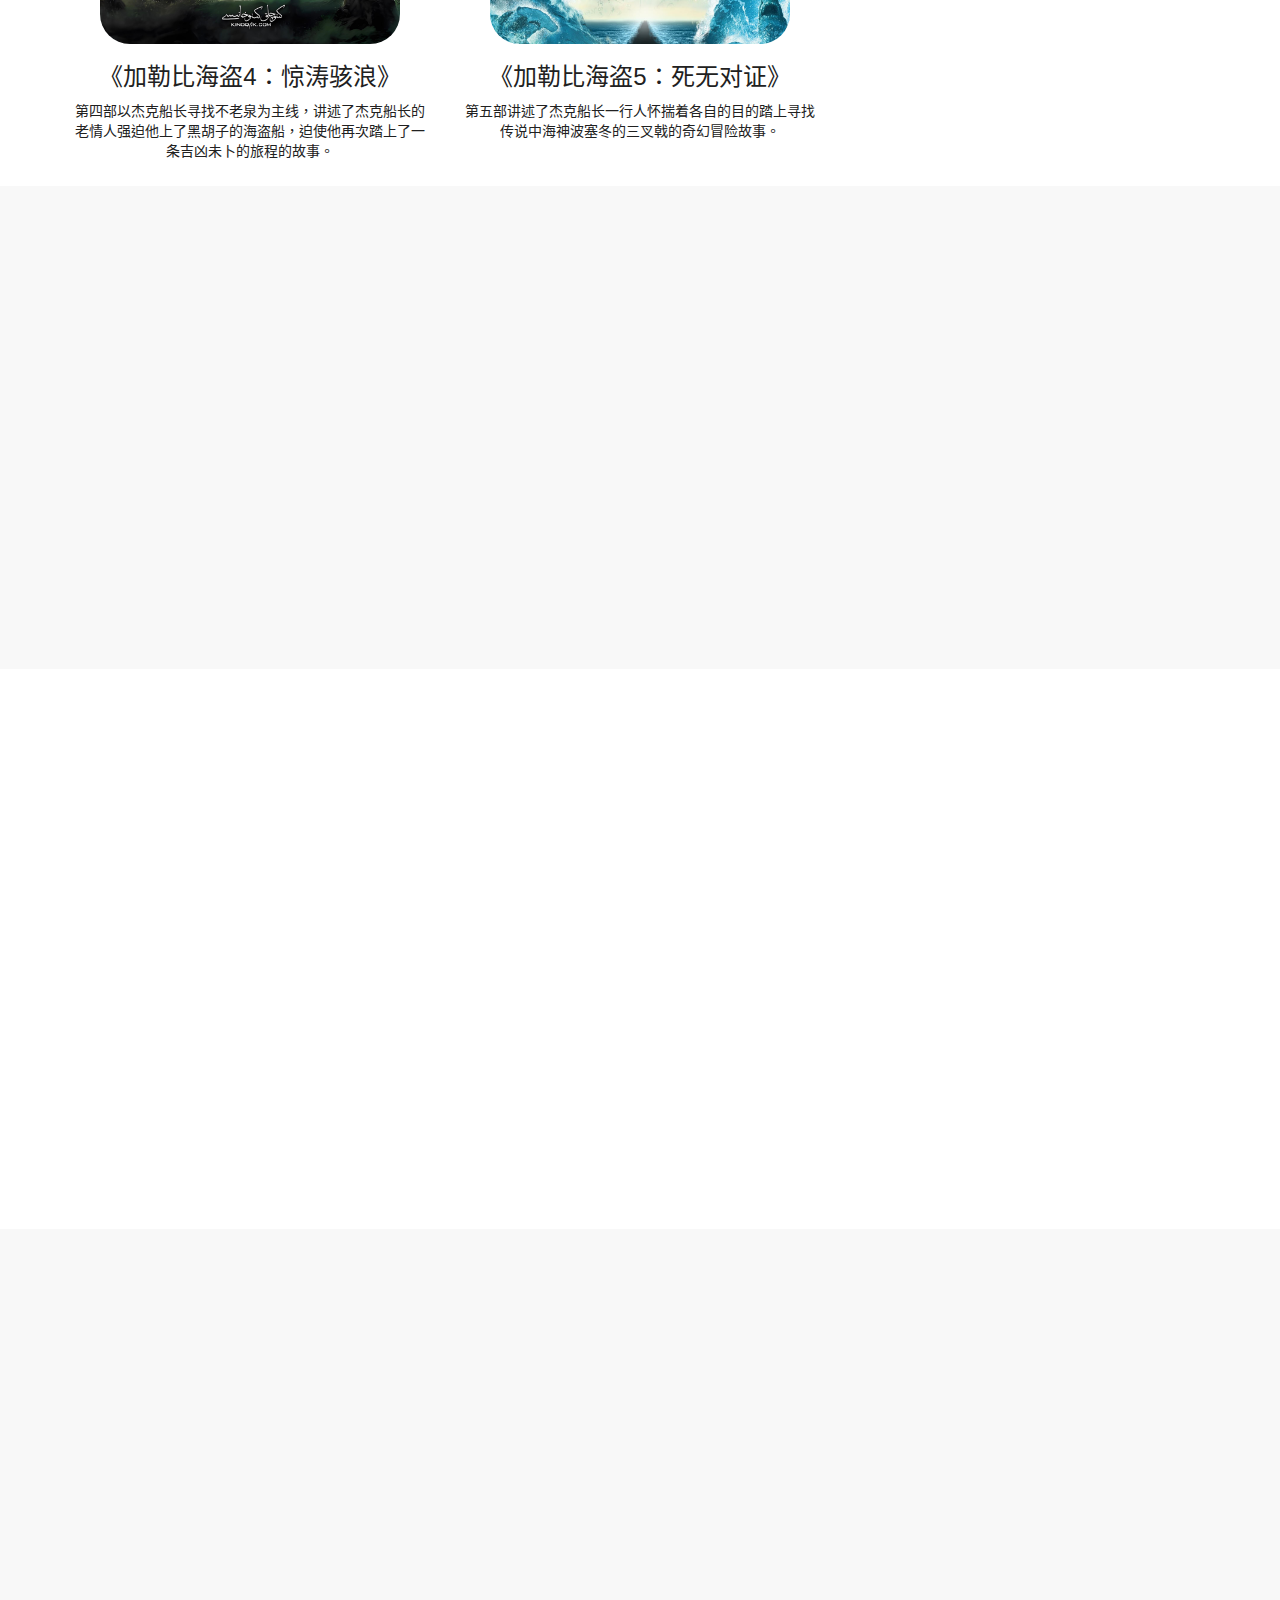
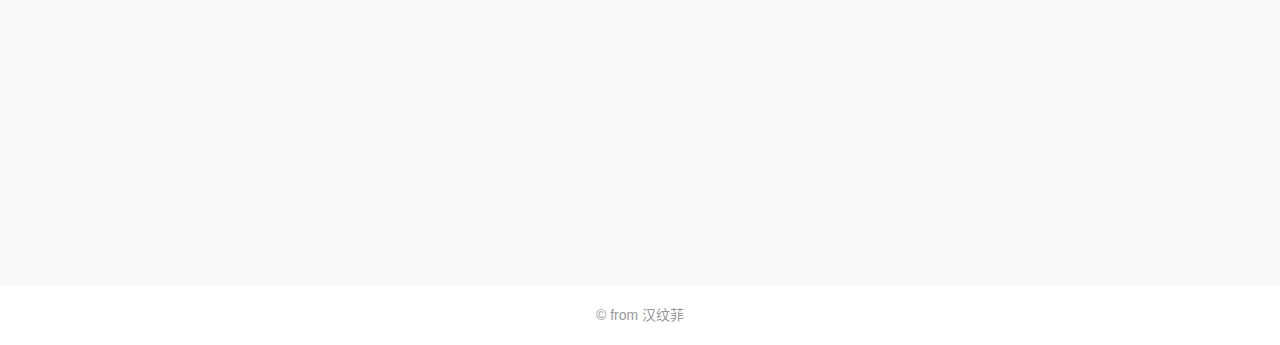
<file: inedx.html>
<!DOCTYPE html>
<html lang="zh-TW">

<head>
    <title>《加勒比海盗》电影系列博物馆</title>
    <meta name="keywords" content="《加勒比海盗》,杰克船长,jack,jack sparrow" />
    <meta name="description" content="《加勒比海盗》电影系列博物馆" />
    <meta http-equiv="content-language" content="zh-TW">
    <meta http-equiv="Content-Type" content="text/html;charset=UTF-8" />
    <meta name="viewport" content="width=device-width, initial-scale=1">
    <link rel="stylesheet" href="css/bootstrap.min.css" />
    <link rel="stylesheet" href="css/bootstrap-xinqi.css" />
    <link rel="stylesheet" href="css/animate.css" />
</head>

<body>
    <!--导航-->
    <nav class="navbar navbar-default navbar-fixed-top"><!--bootstrapt-->
        <div class="container">
            <div class="navbar-header">
                <button class="navbar-toggle" data-toggle="collapse" data-target=".navbar-collapse">
                    <span class="icon-bar"></span>
                    <span class="icon-bar"></span>
                    <span class="icon-bar"></span>
                </button>
               
            </div>
            <!--导航-->
            <div class="navbar-collapse collapse tab-pane active container ">
				<a href="" class="navbar-brand"><img alt="Logo" width="200" height="55"
                        src="图片/导航栏logo.png"
                        style="margin-right:20px;">
				</a>
                <ul class="nav navbar-nav " >
                    <li><a  href="#home" >主页</a></li>
                    <li><a  href="#bbs">《加勒比海盗》系列电影及其介绍</a></li>
					<li><a  href="#html5">故事背景</a></li>
					<li><a  href="#bootstrap">获奖经历</a></li>
                    <li><a  href="#course">主要角色</a></li>
                </ul>
            </div>
            <!--导航-->
        </div>
    </nav>
    <!--导航-->

    <!--home-->
    <section id="home">
        <div class="jumbotron banner wow fadeInRight ">
	       	 <div id="myCarousel" class="carousel slide">
                 <!-- 轮播（Carousel）指标 -->
                 <ol class="carousel-indicators">
                   <li data-target="#myCarousel" data-slide-to="0" class="active"></li>
                   <li data-target="#myCarousel" data-slide-to="1"></li>
                   <li data-target="#myCarousel" data-slide-to="2"></li>
                 </ol>   
                <!-- 轮播（Carousel）项目 -->
                <div class="carousel-inner">
                  <div class="item active">
                    <img src="图片/轮播1.png">
					  <div class="carousel-caption">
                        <h1>杰克船长</h1>
                        <p>杰克·斯帕罗，他是一个疯疯癫癫、难以捉摸又足智多谋的海盗。他放荡不羁，性情多变，爱朗姆酒和各种美女。他重情重义，却又不失海盗的自私自利；他不畏险恶，却又常常畏首畏脚；他不拘小节，却又不失举手投足间的优雅。</p>
                      </div>
                </div>
                  <div class="item">
                    <img src="图片/轮播2.png" alt="Second slide">
					  <div class="carousel-caption">
                        <h1>黑珍珠号（Black Pearl）</h1>
                        <p>Black Pearl即黑珍珠号，是影片《加勒比海盗》中的主角海盗船。它是加勒比海上最快的船，全船结构设计合理，流线形的船身及巨大的动力是其速度极快，船上有大炮数枚，火力强大。</p>
                      </div>
                </div>
                  <div class="item">
                    <img src="图片/轮播3.png" alt="Third slide">
					  <div class="carousel-caption">
                        <h1>海盗旗（骷髅旗）</h1>
                        <p>是当时海盗的标志性旗帜，这也是死亡的象征符号，代表着海盗将不惜以生命为代价去战斗。海盗用这种旗帜肆意宣扬着自己的恐怖，恐吓猎物，不过黑色的背景也意味着海盗不想流血。</p>
                      </div>
                </div>
               </div>
                <!-- 轮播（Carousel）导航 -->
                 <a class="left carousel-control" href="#myCarousel" role="button" data-slide="prev">
                  <span class="glyphicon glyphicon-chevron-left" aria-hidden="true"></span>
                    <span class="sr-only">Previous</span></a>
    
                 <a class="right carousel-control" href="#myCarousel" role="button" data-slide="next">
                    <span class="glyphicon glyphicon-chevron-right" aria-hidden="true"></span>
                    <span class="sr-only">Next</span></a>
				</div>
		  </div>
    </section>
    <!--home-->

    <!--bbs-->
    <section id="bbs">
      <div class="container">
            <div class="row wow fadeInUp " data-wow-duration="0.5s">
				<h2>《加勒比海盗》系列电影</h2>
                <div class="col-md-4">
                    <a href="javascript:;">
                        <img src="图片/第一部.jpg"
                            class="img-responsive" alt="" />
                        <h3>《加勒比海盗：黑珍珠的诅咒》</h3>
                        <p>第一部主要讲述了海盗巴博萨和他的船员为解除身上的诅咒绑架了英国皇家港总督的女儿伊丽莎白，一名年轻铁匠和杰克船长一起前去营救并打败巴博萨的故事。</p>
                    </a>
                </div>
				<div class="col-md-4">
                    <a href="javascript:;">
                        <img src="图片/第二部.jpg"
                            class="img-responsive" alt="" />
                        <h3>《加勒比海盗2：聚魂棺》</h3>
                        <p>第二部主要讲述了海盗杰克·斯帕罗船长由于欠下了海盗戴维·琼斯的债，为了还债获得自由身，杰克与其他几方势力共同争夺拥有巨大魔力的聚魂棺的故事。
						<br>
						<br></p>
                    </a>
                </div>
				<div class="col-md-4">
                    <a href="javascript:;">
                        <img src="图片/第三部.jpg"
                            class="img-responsive" alt="" />
                        <h3>《加勒比海盗3：世界的尽头》</h3>
                        <p>第三部主要讲述了黑珍珠号海盗船的船员们为了营救杰克·斯派洛船长，与卡特勒·贝克特和戴维·琼斯为首的东印度贸易公司对抗的故事
						<br>
						<br>
						<br>
						</p>
                    </a>
                </div>
				 <div class="col-md-4">
                    <a href="javascript:;">
                        <img src="图片/第四部.jpg"
                            class="img-responsive" alt="" />
                        <h3>《加勒比海盗4：惊涛骇浪》</h3>
                        <p>第四部以杰克船长寻找不老泉为主线，讲述了杰克船长的老情人强迫他上了黑胡子的海盗船，迫使他再次踏上了一条吉凶未卜的旅程的故事。</p>
                    </a>
                </div>
				<div class="col-md-4">
                    <a href="javascript:;">
                        <img src="图片/第五部.jpg"
                            class="img-responsive" alt="" />
                        <h3>《加勒比海盗5：死无对证》</h3>
                        <p>第五部讲述了杰克船长一行人怀揣着各自的目的踏上寻找传说中海神波塞冬的三叉戟的奇幻冒险故事。</p>
                    </a>
                </div>
                
            </div>
        </div> 
	</section>

    <section id="html5">
        <div class="container">
            <div class="col-md-9 wow fadeInLeft">
                <h2>故事背景</h2>
                <p>*所有资料均来源互联网*</p>
                <p><span
						 class="glyphicon glyphicon-grain mai-icon"></span>《加勒比海盗》系列电影的故事背景设定在17世纪的加勒比海地区，这一时期是海盗活动非常猖獗的时代。<br>在这个背景下，海盗们不仅攻击过往商人，甚至包括英国皇家舰队<br>
                </p>
                <p><span
                        class="glyphicon glyphicon-grain mai-icon"></span>电影围绕着杰克·斯帕罗船长展开，他是一个风趣迷人的海盗，拥有自己的“黑珍珠”号海盗船。<br>在1492年哥伦布发现美洲新大陆后，欧洲人开始了对美洲的殖民。为了将美洲的财富运回欧洲，必须经过加勒比海，这使得该地区成为了海盗抢劫的目标。<br>此外，17世纪的欧洲各国因宗教冲突引发了长达30年的三十年战争，导致各国忙于战争，无暇顾及美洲的殖民地，这也使得加勒比海地区的海盗活动更加猖獗。
                </p>
            </div>
            
        </div>
    </section>
    <!--html5-->

    <!--bootstrap-->
    <section id="bootstrap">
        <div class="container wow fadeInUp ">
            <div class="col-md-5">
                <img src="图片/正方形.jpg"
                    class="img-responsive" alt="" />
            </div>
            <div class="col-md-7">
                <h2>获奖经历</h2>
                <p>*所有资料均来源互联网*</p>
                <p><span class="glyphicon glyphicon-grain mai-icon"></span>2004年，《加勒比海盗：黑珍珠号的诅咒》第30届人民选择奖    最受欢迎电影、金球奖 最佳喜剧或音乐类影片提名。</p>
				<p><span class="glyphicon glyphicon-grain mai-icon"></span>2006年，第79届奥斯卡金像奖  最佳视觉效果</p>
                <p><span class="glyphicon glyphicon-grain mai-icon"></span>2007年，《加勒比海盗：世界的尽头》获得第16届MTV电影奖  最佳电影、安妮奖 最佳动画特效奖。<br>
                </p>
            </div>
        </div>
    </section>
    <!--bootstrap-->

    <!--course-->
    <section id="course">
        <div class="container">
            <div class="row wow fadeIn" data-wow-delay="0.6s">
                <div class="col-md-12">
                    <h2>主要角色</h2>
                </div>
                <div class="col-md-3">
                    <div class="course">
						<P class="A">伊丽莎白·斯旺<br>
						她是加勒比沿海小镇子上地方官的漂亮动人却又野性难驯的女儿，是威尔·特纳的青梅竹马。后与威尔结婚，生下儿子亨利</P>
                        <img class="case-img" src="图片/伊丽莎白.jpg"
                            class="img-responsive" />
                    </div>
                </div>
                <div class="col-md-3">
                    <div class="course">
						<p class="A">戴维·琼斯<br>意气风发的俊朗男子，爱上海之女神科莉布索后自愿担任鬼船“飞翔的荷兰人”号的船长，为爱情付出了灵魂</p>
                        <img class="case-img"
                            src="图片/戴维琼斯.jpg" class="img-responsive" >
                           
                    </div>
                </div>
                <div class="col-md-3">
                    <div class="course">
						<p class="A">杰克·斯帕罗<br>他梳着细发辫，戴戒指和手镯；他亦正亦邪，不讲究个人卫生。有人认为他是最伟大的海盗，也有人认为他是最奸恶的海盗</p>
                        <img class="case-img" src="图片/杰克船长.jpg"
                            class="img-responsive" />
                     </div>
                    
                </div>
                <div class="col-md-3">
                    <div class="course">
						<p class="A">亨利<br>亨利是在皇家海军服役的年轻水手，相貌英俊。他往来于各个海域，只为找寻海神波塞冬的三叉戟，解救被诅咒的父亲。</p>
                        <img class="case-img" src="图片/威尔.jpg"
                            class="img-responsive" />
                    </div>
                </div>
            </div>
        </div>
    </section>
    <!--course-->

    <!--footer-->
    <footer>
        <div class="container">
            <div class="row">
                <div class="col-md-12">
                    &copy;&nbsp;from 汉纹菲
                </div>
            </div>
        </div>
    </footer>
    <!--footer-->

    <script src="js/jquery.min.js"></script>
    <script src="js/bootstrap.min.js"></script>
    <!--<script src="js/jquery.singlePageNav.min.js"></script>-->
    <script src="js/wow.min.js"></script>
    <script>
        $(function () {

            new WOW().init();


        });
    </script>

</body>

</html>
</file>
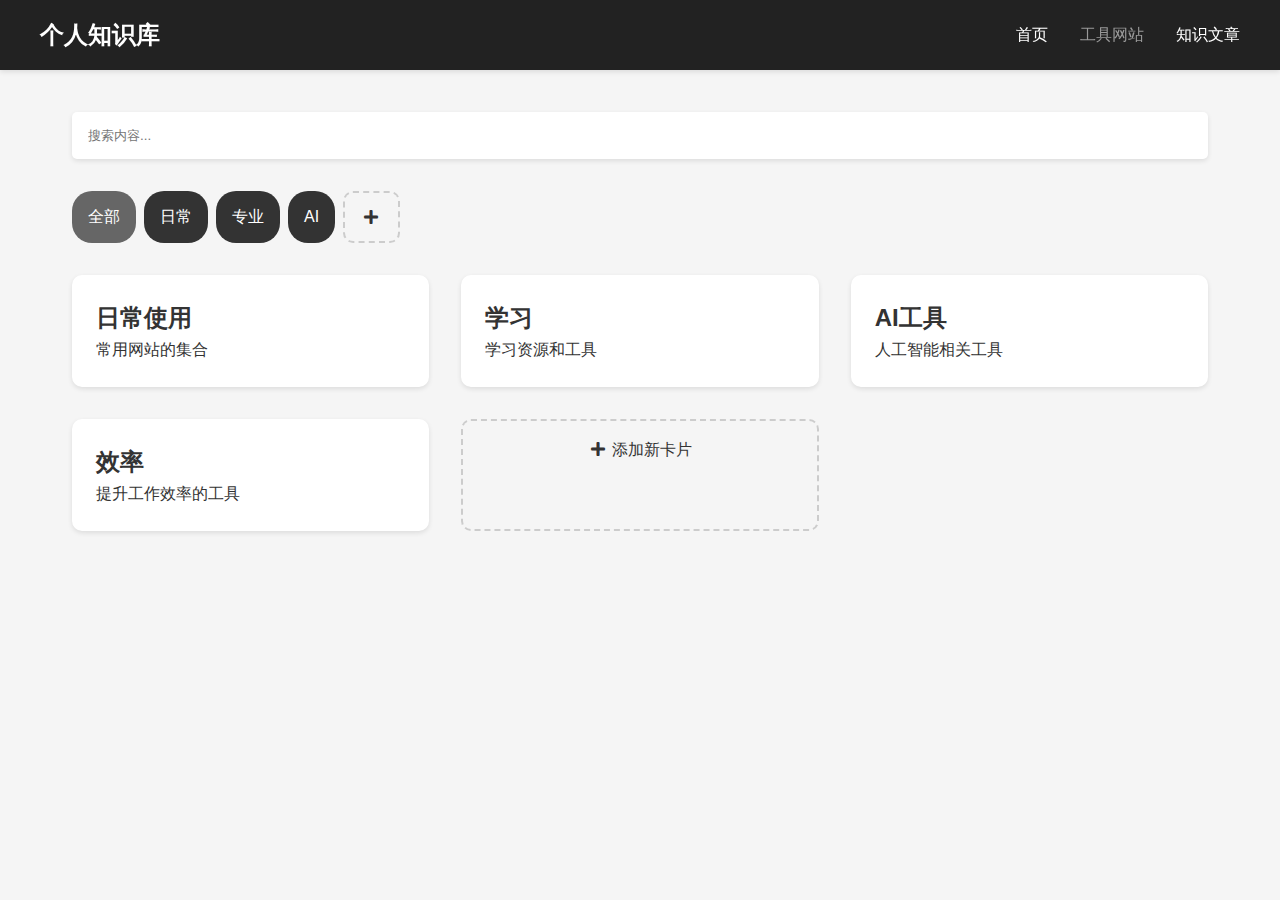
<file: tool.html>
<!DOCTYPE html contenteditable="true">
<!-- 这是一个带有搜索功能的工具库网站 -->
<html lang="zh">
<head>
    <meta charset="UTF-8">
    <meta name="viewport" content="width=device-width, initial-scale=1.0">
    <title>个人知识库</title>
    <script>
        // 页面加载时从localStorage恢复数据
        window.onload = function() {
            if(localStorage.getItem('siteData')) {
                const savedData = JSON.parse(localStorage.getItem('siteData'));
                // 恢复标签
                if(savedData.tags) {
                    document.getElementById('tagsContainer').innerHTML = savedData.tags;
                }
                // 恢复卡片
                if(savedData.cards) {
                    document.getElementById('cardGrid').innerHTML = savedData.cards;
                }
                // 从卡片中提取所有标签并更新标签系统
                updateTagSystem();
            }
        }

        // 保存数据到localStorage的函数
        function saveToLocalStorage() {
            const siteData = {
                tags: document.getElementById('tagsContainer').innerHTML,
                cards: document.getElementById('cardGrid').innerHTML
            };
            localStorage.setItem('siteData', JSON.stringify(siteData));
        }

        // 更新标签系统
        function updateTagSystem() {
            const cards = document.querySelectorAll('.card');
            const tagSet = new Set();
            
            // 收集所有卡片中的标签
            cards.forEach(card => {
                const tag = card.getAttribute('data-tag');
                if(tag) tagSet.add(tag);
            });

            // 更新标签容器
            const tagsContainer = document.getElementById('tagsContainer');
            const existingTags = new Set(Array.from(tagsContainer.querySelectorAll('.tag'))
                .map(tag => tag.textContent.trim()));

            // 添加新标签
            tagSet.forEach(tag => {
                if(!existingTags.has(tag)) {
                    const newTag = document.createElement('div');
                    newTag.className = 'tag';
                    newTag.innerHTML = `
                        ${tag}
                        <div class="tag-actions">
                            <i class="fas fa-edit" onclick="editTag(this)" title="编辑标签"></i>
                            <i class="fas fa-trash" onclick="deleteTag(this)" title="删除标签"></i>
                        </div>
                    `;
                    tagsContainer.appendChild(newTag);
                }
            });
        }

        // 在任何修改后调用保存函数
        const observer = new MutationObserver(function(mutations) {
            saveToLocalStorage();
            updateTagSystem();
        });

        // 监视DOM变化
        window.addEventListener('DOMContentLoaded', function() {
            observer.observe(document.getElementById('tagsContainer'), { 
                childList: true, 
                subtree: true,
                characterData: true
            });
            observer.observe(document.getElementById('cardGrid'), {
                childList: true,
                subtree: true, 
                characterData: true
            });
        });
    </script>
    <style>
        * {
            margin: 0;
            padding: 0;
            box-sizing: border-box;
        }

        body {
            font-family: 'PingFang SC', 'Microsoft YaHei', sans-serif;
            line-height: 1.6;
            color: #333;
            background-color: #f5f5f5;
        }

        .navbar {
            position: fixed;
            top: 0;
            width: 100%;
            background-color: #222;
            padding: 1rem;
            box-shadow: 0 2px 5px rgba(0,0,0,0.1);
            z-index: 1000;
        }

        .nav-container {
            max-width: 1200px;
            margin: 0 auto;
            display: flex;
            justify-content: space-between;
            align-items: center;
        }

        .nav-logo {
            color: #fff;
            font-size: 1.5rem;
            font-weight: bold;
        }

        .nav-links {
            display: flex;
            gap: 2rem;
        }

        .nav-links a {
            color: #fff;
            text-decoration: none;
            transition: color 0.3s;
        }

        .nav-links a:hover {
            color: #999;
        }
		#ab{ 
			color: #999;			
		}
        .main-content {
            max-width: 1200px;
            margin: 80px auto 0;
            padding: 2rem;
        }

        .search-container {
            margin-bottom: 2rem;
        }

        .search-input {
            width: 100%;
            padding: 1rem;
            border: none;
            border-radius: 5px;
            background-color: #fff;
            box-shadow: 0 2px 5px rgba(0,0,0,0.1);
        }

        .tags-container {
            margin-bottom: 2rem;
            display: flex;
            flex-wrap: wrap;
            gap: 0.5rem;
        }

        .tag {
            display: inline-block;
		    padding: 0.8rem 1rem;
            background-color: #333;
            color: #fff;
            border-radius: 20px;
            font-size: 1rem;
            cursor: pointer;
            transition: background-color 0.3s;
        }

        .tag:hover {
            background-color: #555;
        }

        .tag.active {
            background-color: #666;
        }

        .card-grid {
            display: grid;
            grid-template-columns: repeat(auto-fill, minmax(300px, 1fr));
            gap: 2rem;
        }

        .card {
            background-color: #fff;
            border-radius: 10px;
            padding: 1.5rem;
            box-shadow: 0 2px 5px rgba(0,0,0,0.1);
            transition: transform 0.3s, box-shadow 0.3s;
        }

        .card:hover {
            transform: translateY(-5px);
            box-shadow: 0 5px 15px rgba(0,0,0,0.2);
        }

        .card-content {
            display: none;
            margin-top: 1rem;
            padding-top: 1rem;
            border-top: 1px solid #eee;
            opacity: 0;
            transition: opacity 0.3s ease;
        }

        .card:hover .card-content {
            display: block;
            opacity: 1;
        }

        .link-list {
            list-style: none;
        }

        .link-list li {
            margin: 0.5rem 0;
        }

        .link-list a {
            color: #333;
            text-decoration: none;
            transition: color 0.3s;
        }

        .link-list a:hover {
            color: #666;
        }

        @media (hover: none) {
            .card-content {
                display: block;
                opacity: 1;
            }

            .card:hover {
                transform: none;
            }
        }
    </style>
</head>
<body>
    <nav class="navbar">
        <div class="nav-container">
            <div class="nav-logo">个人知识库</div>
            <div class="nav-links">
                <a href="index.html" >首页</a>
                <p id="ab">工具网站</p>
                <a href="article.html">知识文章</a>
            </div>
        </div>
    </nav>

    <main class="main-content">
        <div class="search-container">
            <input type="text" class="search-input" placeholder="搜索内容..." id="searchInput">
        </div>

        <div class="tags-container" id="tagsContainer">
            <span class="tag active">全部
            </span>
            <span class="tag">日常
                <div class="tag-actions">
                    <i class="fas fa-edit" onclick="editTagText(this.parentElement.parentElement)" title="编辑标签"></i>
                    <i class="fas fa-trash" onclick="deleteTag(this)" title="删除标签"></i>
                </div>
            </span>
            <span class="tag">专业
                <div class="tag-actions">
                    <i class="fas fa-edit" onclick="editTagText(this.parentElement.parentElement)" title="编辑标签"></i>
                    <i class="fas fa-trash" onclick="deleteTag(this)" title="删除标签"></i>
                </div>
            </span>
            <span class="tag">AI
                <div class="tag-actions">
                    <i class="fas fa-edit" onclick="editTagText(this.parentElement.parentElement)" title="编辑标签"></i>
                    <i class="fas fa-trash" onclick="deleteTag(this)" title="删除标签"></i>
                </div>
            </span>
            <span class="tag-add" title="添加新标签"><i class="fas fa-plus" onclick="addTag()"></i></span>
        </div>

        <div class="card-grid" id="cardGrid">
            <div class="card" data-tag="日常" draggable="true">
                <div class="card-header">
                    <h2>日常使用</h2>
                    <div class="card-actions">
                        <i class="fas fa-edit" onclick="editCardTitle(this.parentElement.previousElementSibling)" title="编辑卡片"></i>
                        <i class="fas fa-trash" onclick="deleteCard(this)" title="删除卡片"></i>
                        <i class="fas fa-grip-lines" title="拖动排序"></i>
                    </div>
                </div>
                <p>常用网站的集合</p>
                <div class="card-content">
                    <ul class="link-list">
                        <li>
                            <a href="https://www.bilibili.com" target="_blank">哔哩哔哩</a>
                            <div class="link-actions">
                                <i class="fas fa-edit" onclick="editLinkText(this.parentElement.previousElementSibling)" title="编辑链接"></i>
                                <i class="fas fa-trash" onclick="deleteLink(this)" title="删除链接"></i>
                            </div>
                        </li>
                    </ul>
                    <div class="link-add" title="添加新链接"><i class="fas fa-plus" onclick="addLink(this)"></i> 添加链接</div>
                </div>
            </div>

            <div class="card" data-tag="专业" draggable="true">
                <div class="card-header">
                    <h2>学习</h2>
                    <div class="card-actions">
                        <i class="fas fa-edit" onclick="editCardTitle(this.parentElement.previousElementSibling)" title="编辑卡片"></i>
                        <i class="fas fa-trash" onclick="deleteCard(this)" title="删除卡片"></i>
                        <i class="fas fa-grip-lines" title="拖动排序"></i>
                    </div>
                </div>
                <p>学习资源和工具</p>
                <div class="card-content">
                    <ul class="link-list">
                        <li>
                            <a href="http://w3cschool.xznaqushi.com/" target="_blank">菜鸟教程</a>
                            <div class="link-actions">
                                <i class="fas fa-edit" onclick="editLinkText(this.parentElement.previousElementSibling)" title="编辑链接"></i>
                                <i class="fas fa-trash" onclick="deleteLink(this)" title="删除链接"></i>
                            </div>
                        </li>
                        <li>
                            <a href="https://www.cnki.net/" target="_blank">中国知网</a>
                            <div class="link-actions">
                                <i class="fas fa-edit" onclick="editLinkText(this.parentElement.previousElementSibling)" title="编辑链接"></i>
                                <i class="fas fa-trash" onclick="deleteLink(this)" title="删除链接"></i>
                            </div>
                        </li>
                        <li>
                            <a href="http://mail.stumail.nwu.edu.cn/" target="_blank">西北大学学生邮箱</a>
                            <div class="link-actions">
                                <i class="fas fa-edit" onclick="editLinkText(this.parentElement.previousElementSibling)" title="编辑链接"></i>
                                <i class="fas fa-trash" onclick="deleteLink(this)" title="删除链接"></i>
                            </div>
                        </li>
						<li>
                            <a href="https://www.nwu.edu.cn/">西北大学官网</a>
                            <div class="link-actions">
                                <i class="fas fa-edit" onclick="editLinkText(this.parentElement.previousElementSibling)" title="编辑链接"></i>
                                <i class="fas fa-trash" onclick="deleteLink(this)" title="删除链接"></i>
                            </div>
                        </li>
						 <li>
                            <a href="https://mail.qq.com/cgi-bin/frame_html?sid=QpYquWLmT2oLsyFG&r=7d55e7ab1439feeb7d16d821437ff38c" target="_blank">QQ邮箱</a>
                            <div class="link-actions">
                                <i class="fas fa-edit" onclick="editLinkText(this.parentElement.previousElementSibling)" title="编辑链接"></i>
                                <i class="fas fa-trash" onclick="deleteLink(this)" title="删除链接"></i>
                            </div>
                        </li>
                    </ul>
                    <div class="link-add" title="添加新链接"><i class="fas fa-plus" onclick="addLink(this)"></i> 添加链接</div>
                </div>
            </div>

            <div class="card" data-tag="AI" draggable="true">
                <div class="card-header">
                    <h2>AI工具</h2>
                    <div class="card-actions">
                        <i class="fas fa-edit" onclick="editCardTitle(this.parentElement.previousElementSibling)" title="编辑卡片"></i>
                        <i class="fas fa-trash" onclick="deleteCard(this)" title="删除卡片"></i>
                        <i class="fas fa-grip-lines" title="拖动排序"></i>
                    </div>
                </div>
                <p>人工智能相关工具</p>
                <div class="card-content">
                    <ul class="link-list">
						 <li>
                            <a href="https://www.yjpoo.com/site/3519.html" target="_blank">OpenRouter</a>
                            <div class="link-actions">
                                <i class="fas fa-edit" onclick="editLinkText(this.parentElement.previousElementSibling)" title="编辑链接"></i>
                                <i class="fas fa-trash" onclick="deleteLink(this)" title="删除链接"></i>
                            </div>
                        </li>
                        <li>
                            <a href="https://kimi.moonshot.cn/" target="_blank">Kimi</a>
                            <div class="link-actions">
                                <i class="fas fa-edit" onclick="editLinkText(this.parentElement.previousElementSibling)" title="编辑链接"></i>
                                <i class="fas fa-trash" onclick="deleteLink(this)" title="删除链接"></i>
                            </div>
                        </li>
                        <li>
                            <a href="https://www.doubao.com/chat/" target="_blank">豆包</a>
                            <div class="link-actions">
                                <i class="fas fa-edit" onclick="editLinkText(this.parentElement.previousElementSibling)" title="编辑链接"></i>
                                <i class="fas fa-trash" onclick="deleteLink(this)" title="删除链接"></i>
                            </div>
                        </li>
                        <li>
                            <a href="https://bolt.new/" target="_blank">bolt</a>
                            <div class="link-actions">
                                <i class="fas fa-edit" onclick="editLinkText(this.parentElement.previousElementSibling)" title="编辑链接"></i>
                                <i class="fas fa-trash" onclick="deleteLink(this)" title="删除链接"></i>
                            </div>
                        </li>
                        <li>
                            <a href="https://www.doyoudo.com/resources" target="_blank">doyoudo设计资源</a>
                            <div class="link-actions">
                                <i class="fas fa-edit" onclick="editLinkText(this.parentElement.previousElementSibling)" title="编辑链接"></i>
                                <i class="fas fa-trash" onclick="deleteLink(this)" title="删除链接"></i>
                            </div>
                        </li>
                    </ul>
                    <div class="link-add" title="添加新链接"><i class="fas fa-plus" onclick="addLink(this)"></i> 添加链接</div>
                </div>
            </div>

            <div class="card" data-tag="专业" draggable="true">
                <div class="card-header">
                    <h2>效率</h2>
                    <div class="card-actions">
                        <i class="fas fa-edit" onclick="editCardTitle(this.parentElement.previousElementSibling)" title="编辑卡片"></i>
                        <i class="fas fa-trash" onclick="deleteCard(this)" title="删除卡片"></i>
                        <i class="fas fa-grip-lines" title="拖动排序"></i>
                    </div>
                </div>
                <p>提升工作效率的工具</p>
                <div class="card-content">
                    <ul class="link-list">
                        <li>
                            <a href="https://kimi.moonshot.cn/" target="_blank">Kimi</a>
                            <div class="link-actions">
                                <i class="fas fa-edit" onclick="editLinkText(this.parentElement.previousElementSibling)" title="编辑链接"></i>
                                <i class="fas fa-trash" onclick="deleteLink(this)" title="删除链接"></i>
                            </div>
                        </li>
                        <li>
                            <a href="https://www.doubao.com/chat/" target="_blank">豆包</a>
                            <div class="link-actions">
                                <i class="fas fa-edit" onclick="editLinkText(this.parentElement.previousElementSibling)" title="编辑链接"></i>
                                <i class="fas fa-trash" onclick="deleteLink(this)" title="删除链接"></i>
                            </div>
                        </li>
                        <li>
                            <a href="https://bolt.new/" target="_blank">bolt</a>
                            <div class="link-actions">
                                <i class="fas fa-edit" onclick="editLinkText(this.parentElement.previousElementSibling)" title="编辑链接"></i>
                                <i class="fas fa-trash" onclick="deleteLink(this)" title="删除链接"></i>
                            </div>
                        </li>
                        <li>
                            <a href="https://www.doyoudo.com/resources" target="_blank">doyoudo设计资源</a>
                            <div class="link-actions">
                                <i class="fas fa-edit" onclick="editLinkText(this.parentElement.previousElementSibling)" title="编辑链接"></i>
                                <i class="fas fa-trash" onclick="deleteLink(this)" title="删除链接"></i>
                            </div>
                        </li>
                    </ul>
                    <div class="link-add" title="添加新链接"><i class="fas fa-plus" onclick="addLink(this)"></i> 添加链接</div>
                </div>
            </div>

            <div class="card-add" title="添加新卡片">
                <i class="fas fa-plus" onclick="addCard()"></i>
                <span>添加新卡片</span>
            </div>
        </div>
    </main>

    <script>
        // 引入Font Awesome图标
        const fontAwesome = document.createElement('link');
        fontAwesome.rel = 'stylesheet';
        fontAwesome.href = 'https://cdnjs.cloudflare.com/ajax/libs/font-awesome/5.15.4/css/all.min.css';
        document.head.appendChild(fontAwesome);

        const searchInput = document.getElementById('searchInput');
        const tagsContainer = document.getElementById('tagsContainer');
        const cards = document.querySelectorAll('.card');
        const tags = document.querySelectorAll('.tag');

        // 添加悬停显示操作图标的样式
        const style = document.createElement('style');
        style.textContent = `
            .tag-actions, .card-actions, .link-actions {
                display: none;
                opacity: 0;
                transition: opacity 0.3s;
                margin-left: 0.5rem;
            }
            
            .tag:hover .tag-actions,
            .card-header:hover .card-actions,
            .link-list li:hover .link-actions {
                display: inline-block;
                opacity: 1;
                transition-delay: 2s;
            }
            
            .fas {
                cursor: pointer;
                margin: 0 0.2rem;
            }
            
            .card-header {
                display: flex;
                justify-content: space-between;
                align-items: center;
            }
            
            .link-list li {
                display: flex;
                justify-content: space-between;
                align-items: center;
            }
            
            .card-add, .link-add, .tag-add {
                cursor: pointer;
                text-align: center;
                padding: 1rem;
                border: 2px dashed #ccc;
                border-radius: 10px;
                transition: all 0.3s;
            }
            
            .card-add:hover, .link-add:hover, .tag-add:hover {
                background-color: #f0f0f0;
            }
        `;
        document.head.appendChild(style);

        // 搜索功能
        searchInput.addEventListener('input', function() {
            const searchTerm = this.value.toLowerCase();
            
            cards.forEach(card => {
                const cardTitle = card.querySelector('h2').textContent.toLowerCase();
                const cardDesc = card.querySelector('p').textContent.toLowerCase();
                const links = card.querySelectorAll('a');
                let found = false;
                
                if (cardTitle.includes(searchTerm) || cardDesc.includes(searchTerm)) {
                    found = true;
                }
                
                links.forEach(link => {
                    if (link.textContent.toLowerCase().includes(searchTerm)) {
                        found = true;
                    }
                });
                
                card.style.display = found ? 'block' : 'none';
            });
        });

        // 标签筛选功能
        tags.forEach(tag => {
            tag.addEventListener('click', function(e) {
                if (!e.target.classList.contains('fas')) {
                    const selectedTag = this.textContent.trim();
                    
                    tags.forEach(t => t.classList.remove('active'));
                    this.classList.add('active');
                    
                    cards.forEach(card => {
                        if (selectedTag === '全部') {
                            card.style.display = 'block';
                        } else {
                            const cardTag = card.dataset.tag;
                            card.style.display = cardTag === selectedTag ? 'block' : 'none';
                        }
                    });
                }
            });
        });

        // 拖拽功能
        cards.forEach(card => {
            card.addEventListener('dragstart', handleDragStart);
            card.addEventListener('dragend', handleDragEnd);
            card.addEventListener('dragover', handleDragOver);
            card.addEventListener('drop', handleDrop);
        });

        function handleDragStart(e) {
            this.style.opacity = '0.4';
            e.dataTransfer.setData('text/plain', this.dataset.tag);
        }

        function handleDragEnd(e) {
            this.style.opacity = '1';
        }

        function handleDragOver(e) {
            e.preventDefault();
        }

        function handleDrop(e) {
            e.preventDefault();
            const draggedTag = e.dataTransfer.getData('text/plain');
            const dropTarget = this;
            
            if (draggedTag !== dropTarget.dataset.tag) {
                const cardGrid = document.getElementById('cardGrid');
                const draggedCard = document.querySelector(`[data-tag="${draggedTag}"]`);
                const dropTargetRect = dropTarget.getBoundingClientRect();
                const dropTargetCenter = dropTargetRect.top + (dropTargetRect.height / 2);
                
                if (e.clientY < dropTargetCenter) {
                    cardGrid.insertBefore(draggedCard, dropTarget);
                } else {
                    cardGrid.insertBefore(draggedCard, dropTarget.nextSibling);
                }
            }
        }

        // 编辑标签文本
        function editTagText(element) {
            const currentText = element.childNodes[0].textContent.trim();
            const newText = prompt('请输入新的标签名称:', currentText);
            if (newText !== null && newText.trim() !== '') {
                element.childNodes[0].textContent = newText;
            }
        }

        // 删除标签
        function deleteTag(element) {
            if (confirm('确定要删除这个标签吗?')) {
                element.closest('.tag').remove();
            }
        }

        // 添加标签
        function addTag() {
            const tagName = prompt('请输入新标签名称:');
            if (tagName && tagName.trim() !== '') {
                const newTag = document.createElement('span');
                newTag.className = 'tag';
                newTag.innerHTML = `${tagName}
                    <div class="tag-actions">
                        <i class="fas fa-edit" onclick="editTagText(this.parentElement.parentElement)" title="编辑标签"></i>
                        <i class="fas fa-trash" onclick="deleteTag(this)" title="删除标签"></i>
                    </div>`;
                tagsContainer.insertBefore(newTag, document.querySelector('.tag-add'));
            }
        }

        // 编辑卡片标题
        function editCardTitle(element) {
            const currentTitle = element.textContent;
            const newTitle = prompt('请输入新的卡片标题:', currentTitle);
            if (newTitle !== null && newTitle.trim() !== '') {
                element.textContent = newTitle;
            }
        }

        // 编辑卡片描述
        function editCardDesc(element) {
            const currentDesc = element.textContent;
            const newDesc = prompt('请输入新的卡片描述:', currentDesc);
            if (newDesc !== null && newDesc.trim() !== '') {
                element.textContent = newDesc;
            }
        }

        // 删除卡片
        function deleteCard(element) {
            if (confirm('确定要删除这个卡片吗?')) {
                element.closest('.card').remove();
            }
        }

        // 添加卡片
        function addCard() {
            const cardTitle = prompt('请输入卡片标题:');
            if (cardTitle && cardTitle.trim() !== '') {
                const cardDesc = prompt('请输入卡片描述:');
                if (cardDesc !== null) {
                    const newCard = document.createElement('div');
                    newCard.className = 'card';
                    newCard.setAttribute('data-tag', '新标签');
                    newCard.setAttribute('draggable', 'true');
                    
                    newCard.innerHTML = `
                        <div class="card-header">
                            <h2>${cardTitle}</h2>
                            <div class="card-actions">
                                <i class="fas fa-edit" onclick="editCardTitle(this.parentElement.previousElementSibling)" title="编辑卡片"></i>
                                <i class="fas fa-trash" onclick="deleteCard(this)" title="删除卡片"></i>
                                <i class="fas fa-grip-lines" title="拖动排序"></i>
                            </div>
                        </div>
                        <p>${cardDesc}</p>
                        <div class="card-content">
                            <ul class="link-list"></ul>
                            <div class="link-add" title="添加新链接">
                                <i class="fas fa-plus" onclick="addLink(this)"></i> 添加链接
                            </div>
                        </div>
                    `;
                    
                    const cardGrid = document.getElementById('cardGrid');
                    cardGrid.insertBefore(newCard, document.querySelector('.card-add'));
                    
                    // 添加拖拽事件监听器
                    newCard.addEventListener('dragstart', handleDragStart);
                    newCard.addEventListener('dragend', handleDragEnd);
                    newCard.addEventListener('dragover', handleDragOver);
                    newCard.addEventListener('drop', handleDrop);
                }
            }
        }

        // 编辑链接文本
        function editLinkText(element) {
            const currentText = element.textContent;
            const currentUrl = element.href;
            const newText = prompt('请输入新的链接文本:', currentText);
            if (newText !== null && newText.trim() !== '') {
                element.textContent = newText;
                const newUrl = prompt('请输入新的链接地址:', currentUrl);
                if (newUrl !== null && newUrl.trim() !== '') {
                    element.href = newUrl;
                }
            }
        }

        // 删除链接
        function deleteLink(element) {
            if (confirm('确定要删除这个链接吗?')) {
                element.closest('li').remove();
            }
        }

        // 添加链接
        function addLink(element) {
            const linkText = prompt('请输入链接文本:');
            if (linkText && linkText.trim() !== '') {
                const linkUrl = prompt('请输入链接地址:');
                if (linkUrl && linkUrl.trim() !== '') {
                    const newLink = document.createElement('li');
                    newLink.innerHTML = `
                        <a href="${linkUrl}" target="_blank">${linkText}</a>
                        <div class="link-actions">
                            <i class="fas fa-edit" onclick="editLinkText(this.parentElement.previousElementSibling)" title="编辑链接"></i>
                            <i class="fas fa-trash" onclick="deleteLink(this)" title="删除链接"></i>
                        </div>
                    `;
                    
                    const linkList = element.closest('.card-content').querySelector('.link-list');
                    linkList.appendChild(newLink);
                }
            }
        }
    </script>
</body>
</html>
</file>
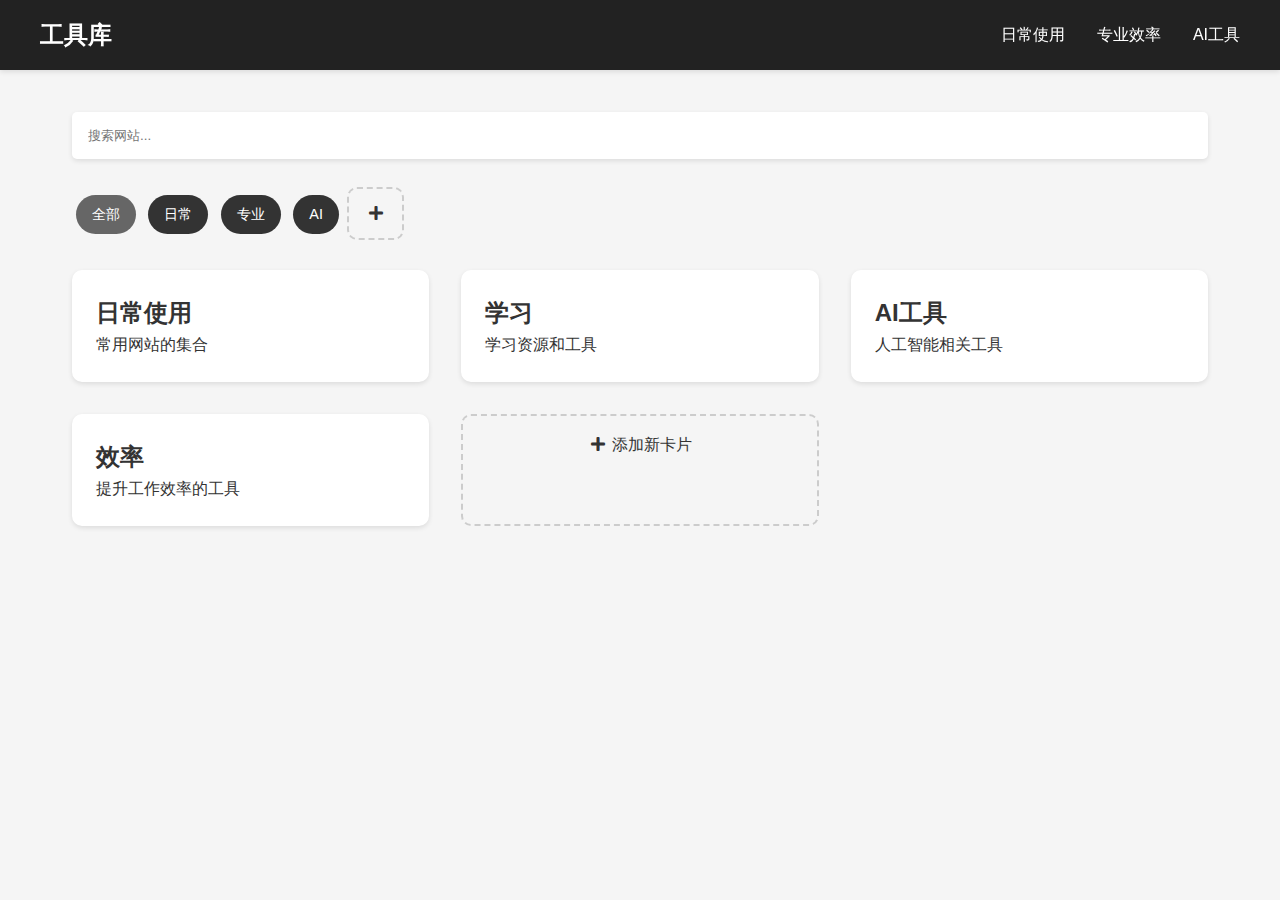
<file: 书签.html>
<!DOCTYPE html contenteditable="true">
<!-- 这是一个带有搜索功能的工具库网站 -->
<html lang="zh">
<head>
    <meta charset="UTF-8">
    <meta name="viewport" content="width=device-width, initial-scale=1.0">
    <title>个人工具库</title>
    <script>
        // 页面加载时从localStorage恢复数据
        window.onload = function() {
            if(localStorage.getItem('siteData')) {
                const savedData = JSON.parse(localStorage.getItem('siteData'));
                // 恢复标签
                if(savedData.tags) {
                    document.getElementById('tagsContainer').innerHTML = savedData.tags;
                }
                // 恢复卡片
                if(savedData.cards) {
                    document.getElementById('cardGrid').innerHTML = savedData.cards;
                }
                // 从卡片中提取所有标签并更新标签系统
                updateTagSystem();
            }
        }

        // 保存数据到localStorage的函数
        function saveToLocalStorage() {
            const siteData = {
                tags: document.getElementById('tagsContainer').innerHTML,
                cards: document.getElementById('cardGrid').innerHTML
            };
            localStorage.setItem('siteData', JSON.stringify(siteData));
        }

        // 更新标签系统
        function updateTagSystem() {
            const cards = document.querySelectorAll('.card');
            const tagSet = new Set();
            
            // 收集所有卡片中的标签
            cards.forEach(card => {
                const tag = card.getAttribute('data-tag');
                if(tag) tagSet.add(tag);
            });

            // 更新标签容器
            const tagsContainer = document.getElementById('tagsContainer');
            const existingTags = new Set(Array.from(tagsContainer.querySelectorAll('.tag'))
                .map(tag => tag.textContent.trim()));

            // 添加新标签
            tagSet.forEach(tag => {
                if(!existingTags.has(tag)) {
                    const newTag = document.createElement('div');
                    newTag.className = 'tag';
                    newTag.innerHTML = `
                        ${tag}
                        <div class="tag-actions">
                            <i class="fas fa-edit" onclick="editTag(this)" title="编辑标签"></i>
                            <i class="fas fa-trash" onclick="deleteTag(this)" title="删除标签"></i>
                        </div>
                    `;
                    tagsContainer.appendChild(newTag);
                }
            });
        }

        // 在任何修改后调用保存函数
        const observer = new MutationObserver(function(mutations) {
            saveToLocalStorage();
            updateTagSystem();
        });

        // 监视DOM变化
        window.addEventListener('DOMContentLoaded', function() {
            observer.observe(document.getElementById('tagsContainer'), { 
                childList: true, 
                subtree: true,
                characterData: true
            });
            observer.observe(document.getElementById('cardGrid'), {
                childList: true,
                subtree: true, 
                characterData: true
            });
        });
    </script>
    <style>
        * {
            margin: 0;
            padding: 0;
            box-sizing: border-box;
        }

        body {
            font-family: 'PingFang SC', 'Microsoft YaHei', sans-serif;
            line-height: 1.6;
            color: #333;
            background-color: #f5f5f5;
        }

        .navbar {
            position: fixed;
            top: 0;
            width: 100%;
            background-color: #222;
            padding: 1rem;
            box-shadow: 0 2px 5px rgba(0,0,0,0.1);
            z-index: 1000;
        }

        .nav-container {
            max-width: 1200px;
            margin: 0 auto;
            display: flex;
            justify-content: space-between;
            align-items: center;
        }

        .nav-logo {
            color: #fff;
            font-size: 1.5rem;
            font-weight: bold;
        }

        .nav-links {
            display: flex;
            gap: 2rem;
        }

        .nav-links a {
            color: #fff;
            text-decoration: none;
            transition: color 0.3s;
        }

        .nav-links a:hover {
            color: #999;
        }

        .main-content {
            max-width: 1200px;
            margin: 80px auto 0;
            padding: 2rem;
        }

        .search-container {
            margin-bottom: 2rem;
        }

        .search-input {
            width: 100%;
            padding: 1rem;
            border: none;
            border-radius: 5px;
            background-color: #fff;
            box-shadow: 0 2px 5px rgba(0,0,0,0.1);
        }

        .tags-container {
            margin-bottom: 2rem;
        }

        .tag {
            display: inline-block;
            padding: 0.5rem 1rem;
            margin: 0.25rem;
            background-color: #333;
            color: #fff;
            border-radius: 20px;
            font-size: 0.9rem;
            cursor: pointer;
            transition: background-color 0.3s;
        }

        .tag:hover {
            background-color: #555;
        }

        .tag.active {
            background-color: #666;
        }

        .card-grid {
            display: grid;
            grid-template-columns: repeat(auto-fill, minmax(300px, 1fr));
            gap: 2rem;
        }

        .card {
            background-color: #fff;
            border-radius: 10px;
            padding: 1.5rem;
            box-shadow: 0 2px 5px rgba(0,0,0,0.1);
            transition: transform 0.3s, box-shadow 0.3s;
        }

        .card:hover {
            transform: translateY(-5px);
            box-shadow: 0 5px 15px rgba(0,0,0,0.2);
        }

        .card-content {
            display: none;
            margin-top: 1rem;
            padding-top: 1rem;
            border-top: 1px solid #eee;
            opacity: 0;
            transition: opacity 0.3s ease;
        }

        .card:hover .card-content {
            display: block;
            opacity: 1;
        }

        .link-list {
            list-style: none;
        }

        .link-list li {
            margin: 0.5rem 0;
        }

        .link-list a {
            color: #333;
            text-decoration: none;
            transition: color 0.3s;
        }

        .link-list a:hover {
            color: #666;
        }

        @media (max-width: 768px) {
            .nav-links {
                display: none;
            }

            .main-content {
                padding: 1rem;
            }

            .card-grid {
                grid-template-columns: 1fr;
            }
        }
    </style>
</head>
<body>
    <nav class="navbar">
        <div class="nav-container">
            <div class="nav-logo">工具库</div>
            <div class="nav-links">
                <a href="#daily">日常使用</a>
                <a href="#professional">专业效率</a>
                <a href="#ai">AI工具</a>
            </div>
        </div>
    </nav>

    <main class="main-content">
        <div class="search-container">
            <input type="text" class="search-input" placeholder="搜索网站..." id="searchInput">
        </div>

        <div class="tags-container" id="tagsContainer">
            <span class="tag active">全部
            </span>
            <span class="tag">日常
                <div class="tag-actions">
                    <i class="fas fa-edit" onclick="editTagText(this.parentElement.parentElement)" title="编辑标签"></i>
                    <i class="fas fa-trash" onclick="deleteTag(this)" title="删除标签"></i>
                </div>
            </span>
            <span class="tag">专业
                <div class="tag-actions">
                    <i class="fas fa-edit" onclick="editTagText(this.parentElement.parentElement)" title="编辑标签"></i>
                    <i class="fas fa-trash" onclick="deleteTag(this)" title="删除标签"></i>
                </div>
            </span>
            <span class="tag">AI
                <div class="tag-actions">
                    <i class="fas fa-edit" onclick="editTagText(this.parentElement.parentElement)" title="编辑标签"></i>
                    <i class="fas fa-trash" onclick="deleteTag(this)" title="删除标签"></i>
                </div>
            </span>
            <span class="tag-add" title="添加新标签"><i class="fas fa-plus" onclick="addTag()"></i></span>
        </div>

        <div class="card-grid" id="cardGrid">
            <div class="card" data-tag="日常" draggable="true">
                <div class="card-header">
                    <h2>日常使用</h2>
                    <div class="card-actions">
                        <i class="fas fa-edit" onclick="editCardTitle(this.parentElement.previousElementSibling)" title="编辑卡片"></i>
                        <i class="fas fa-trash" onclick="deleteCard(this)" title="删除卡片"></i>
                        <i class="fas fa-grip-lines" title="拖动排序"></i>
                    </div>
                </div>
                <p>常用网站的集合</p>
                <div class="card-content">
                    <ul class="link-list">
                        <li>
                            <a href="https://www.bilibili.com" target="_blank">哔哩哔哩</a>
                            <div class="link-actions">
                                <i class="fas fa-edit" onclick="editLinkText(this.parentElement.previousElementSibling)" title="编辑链接"></i>
                                <i class="fas fa-trash" onclick="deleteLink(this)" title="删除链接"></i>
                            </div>
                        </li>
                    </ul>
                    <div class="link-add" title="添加新链接"><i class="fas fa-plus" onclick="addLink(this)"></i> 添加链接</div>
                </div>
            </div>

            <div class="card" data-tag="专业" draggable="true">
                <div class="card-header">
                    <h2>学习</h2>
                    <div class="card-actions">
                        <i class="fas fa-edit" onclick="editCardTitle(this.parentElement.previousElementSibling)" title="编辑卡片"></i>
                        <i class="fas fa-trash" onclick="deleteCard(this)" title="删除卡片"></i>
                        <i class="fas fa-grip-lines" title="拖动排序"></i>
                    </div>
                </div>
                <p>学习资源和工具</p>
                <div class="card-content">
                    <ul class="link-list">
                        <li>
                            <a href="http://w3cschool.xznaqushi.com/" target="_blank">菜鸟教程</a>
                            <div class="link-actions">
                                <i class="fas fa-edit" onclick="editLinkText(this.parentElement.previousElementSibling)" title="编辑链接"></i>
                                <i class="fas fa-trash" onclick="deleteLink(this)" title="删除链接"></i>
                            </div>
                        </li>
                        <li>
                            <a href="https://www.cnki.net/" target="_blank">中国知网</a>
                            <div class="link-actions">
                                <i class="fas fa-edit" onclick="editLinkText(this.parentElement.previousElementSibling)" title="编辑链接"></i>
                                <i class="fas fa-trash" onclick="deleteLink(this)" title="删除链接"></i>
                            </div>
                        </li>
                        <li>
                            <a href="http://mail.stumail.nwu.edu.cn/" target="_blank">西北大学学生邮箱</a>
                            <div class="link-actions">
                                <i class="fas fa-edit" onclick="editLinkText(this.parentElement.previousElementSibling)" title="编辑链接"></i>
                                <i class="fas fa-trash" onclick="deleteLink(this)" title="删除链接"></i>
                            </div>
                        </li>
                    </ul>
                    <div class="link-add" title="添加新链接"><i class="fas fa-plus" onclick="addLink(this)"></i> 添加链接</div>
                </div>
            </div>

            <div class="card" data-tag="AI" draggable="true">
                <div class="card-header">
                    <h2>AI工具</h2>
                    <div class="card-actions">
                        <i class="fas fa-edit" onclick="editCardTitle(this.parentElement.previousElementSibling)" title="编辑卡片"></i>
                        <i class="fas fa-trash" onclick="deleteCard(this)" title="删除卡片"></i>
                        <i class="fas fa-grip-lines" title="拖动排序"></i>
                    </div>
                </div>
                <p>人工智能相关工具</p>
                <div class="card-content">
                    <ul class="link-list">
                        <li>
                            <a href="https://kimi.moonshot.cn/" target="_blank">Kimi</a>
                            <div class="link-actions">
                                <i class="fas fa-edit" onclick="editLinkText(this.parentElement.previousElementSibling)" title="编辑链接"></i>
                                <i class="fas fa-trash" onclick="deleteLink(this)" title="删除链接"></i>
                            </div>
                        </li>
                        <li>
                            <a href="https://www.doubao.com/chat/" target="_blank">豆包</a>
                            <div class="link-actions">
                                <i class="fas fa-edit" onclick="editLinkText(this.parentElement.previousElementSibling)" title="编辑链接"></i>
                                <i class="fas fa-trash" onclick="deleteLink(this)" title="删除链接"></i>
                            </div>
                        </li>
                        <li>
                            <a href="https://bolt.new/" target="_blank">bolt</a>
                            <div class="link-actions">
                                <i class="fas fa-edit" onclick="editLinkText(this.parentElement.previousElementSibling)" title="编辑链接"></i>
                                <i class="fas fa-trash" onclick="deleteLink(this)" title="删除链接"></i>
                            </div>
                        </li>
                        <li>
                            <a href="https://www.doyoudo.com/resources" target="_blank">doyoudo设计资源</a>
                            <div class="link-actions">
                                <i class="fas fa-edit" onclick="editLinkText(this.parentElement.previousElementSibling)" title="编辑链接"></i>
                                <i class="fas fa-trash" onclick="deleteLink(this)" title="删除链接"></i>
                            </div>
                        </li>
                    </ul>
                    <div class="link-add" title="添加新链接"><i class="fas fa-plus" onclick="addLink(this)"></i> 添加链接</div>
                </div>
            </div>

            <div class="card" data-tag="专业" draggable="true">
                <div class="card-header">
                    <h2>效率</h2>
                    <div class="card-actions">
                        <i class="fas fa-edit" onclick="editCardTitle(this.parentElement.previousElementSibling)" title="编辑卡片"></i>
                        <i class="fas fa-trash" onclick="deleteCard(this)" title="删除卡片"></i>
                        <i class="fas fa-grip-lines" title="拖动排序"></i>
                    </div>
                </div>
                <p>提升工作效率的工具</p>
                <div class="card-content">
                    <ul class="link-list">
                        <li>
                            <a href="https://kimi.moonshot.cn/" target="_blank">Kimi</a>
                            <div class="link-actions">
                                <i class="fas fa-edit" onclick="editLinkText(this.parentElement.previousElementSibling)" title="编辑链接"></i>
                                <i class="fas fa-trash" onclick="deleteLink(this)" title="删除链接"></i>
                            </div>
                        </li>
                        <li>
                            <a href="https://www.doubao.com/chat/" target="_blank">豆包</a>
                            <div class="link-actions">
                                <i class="fas fa-edit" onclick="editLinkText(this.parentElement.previousElementSibling)" title="编辑链接"></i>
                                <i class="fas fa-trash" onclick="deleteLink(this)" title="删除链接"></i>
                            </div>
                        </li>
                        <li>
                            <a href="https://bolt.new/" target="_blank">bolt</a>
                            <div class="link-actions">
                                <i class="fas fa-edit" onclick="editLinkText(this.parentElement.previousElementSibling)" title="编辑链接"></i>
                                <i class="fas fa-trash" onclick="deleteLink(this)" title="删除链接"></i>
                            </div>
                        </li>
                        <li>
                            <a href="https://www.doyoudo.com/resources" target="_blank">doyoudo设计资源</a>
                            <div class="link-actions">
                                <i class="fas fa-edit" onclick="editLinkText(this.parentElement.previousElementSibling)" title="编辑链接"></i>
                                <i class="fas fa-trash" onclick="deleteLink(this)" title="删除链接"></i>
                            </div>
                        </li>
                    </ul>
                    <div class="link-add" title="添加新链接"><i class="fas fa-plus" onclick="addLink(this)"></i> 添加链接</div>
                </div>
            </div>

            <div class="card-add" title="添加新卡片">
                <i class="fas fa-plus" onclick="addCard()"></i>
                <span>添加新卡片</span>
            </div>
        </div>
    </main>

    <script>
        // 引入Font Awesome图标
        const fontAwesome = document.createElement('link');
        fontAwesome.rel = 'stylesheet';
        fontAwesome.href = 'https://cdnjs.cloudflare.com/ajax/libs/font-awesome/5.15.4/css/all.min.css';
        document.head.appendChild(fontAwesome);

        const searchInput = document.getElementById('searchInput');
        const tagsContainer = document.getElementById('tagsContainer');
        const cards = document.querySelectorAll('.card');
        const tags = document.querySelectorAll('.tag');

        // 添加悬停显示操作图标的样式
        const style = document.createElement('style');
        style.textContent = `
            .tag-actions, .card-actions, .link-actions {
                display: none;
                opacity: 0;
                transition: opacity 0.3s;
                margin-left: 0.5rem;
            }
            
            .tag:hover .tag-actions,
            .card-header:hover .card-actions,
            .link-list li:hover .link-actions {
                display: inline-block;
                opacity: 1;
                transition-delay: 2s;
            }
            
            .fas {
                cursor: pointer;
                margin: 0 0.2rem;
            }
            
            .card-header {
                display: flex;
                justify-content: space-between;
                align-items: center;
            }
            
            .link-list li {
                display: flex;
                justify-content: space-between;
                align-items: center;
            }
            
            .card-add, .link-add, .tag-add {
                cursor: pointer;
                text-align: center;
                padding: 1rem;
                border: 2px dashed #ccc;
                border-radius: 10px;
                transition: all 0.3s;
            }
            
            .card-add:hover, .link-add:hover, .tag-add:hover {
                background-color: #f0f0f0;
            }
        `;
        document.head.appendChild(style);

        // 搜索功能
        searchInput.addEventListener('input', function() {
            const searchTerm = this.value.toLowerCase();
            
            cards.forEach(card => {
                const cardTitle = card.querySelector('h2').textContent.toLowerCase();
                const cardDesc = card.querySelector('p').textContent.toLowerCase();
                const links = card.querySelectorAll('a');
                let found = false;
                
                if (cardTitle.includes(searchTerm) || cardDesc.includes(searchTerm)) {
                    found = true;
                }
                
                links.forEach(link => {
                    if (link.textContent.toLowerCase().includes(searchTerm)) {
                        found = true;
                    }
                });
                
                card.style.display = found ? 'block' : 'none';
            });
        });

        // 标签筛选功能
        tags.forEach(tag => {
            tag.addEventListener('click', function(e) {
                if (!e.target.classList.contains('fas')) {
                    const selectedTag = this.textContent.trim();
                    
                    tags.forEach(t => t.classList.remove('active'));
                    this.classList.add('active');
                    
                    cards.forEach(card => {
                        if (selectedTag === '全部') {
                            card.style.display = 'block';
                        } else {
                            const cardTag = card.dataset.tag;
                            card.style.display = cardTag === selectedTag ? 'block' : 'none';
                        }
                    });
                }
            });
        });

        // 拖拽功能
        cards.forEach(card => {
            card.addEventListener('dragstart', handleDragStart);
            card.addEventListener('dragend', handleDragEnd);
            card.addEventListener('dragover', handleDragOver);
            card.addEventListener('drop', handleDrop);
        });

        function handleDragStart(e) {
            this.style.opacity = '0.4';
            e.dataTransfer.setData('text/plain', this.dataset.tag);
        }

        function handleDragEnd(e) {
            this.style.opacity = '1';
        }

        function handleDragOver(e) {
            e.preventDefault();
        }

        function handleDrop(e) {
            e.preventDefault();
            const draggedTag = e.dataTransfer.getData('text/plain');
            const dropTarget = this;
            
            if (draggedTag !== dropTarget.dataset.tag) {
                const cardGrid = document.getElementById('cardGrid');
                const draggedCard = document.querySelector(`[data-tag="${draggedTag}"]`);
                const dropTargetRect = dropTarget.getBoundingClientRect();
                const dropTargetCenter = dropTargetRect.top + (dropTargetRect.height / 2);
                
                if (e.clientY < dropTargetCenter) {
                    cardGrid.insertBefore(draggedCard, dropTarget);
                } else {
                    cardGrid.insertBefore(draggedCard, dropTarget.nextSibling);
                }
            }
        }

        // 编辑标签文本
        function editTagText(element) {
            const currentText = element.childNodes[0].textContent.trim();
            const newText = prompt('请输入新的标签名称:', currentText);
            if (newText !== null && newText.trim() !== '') {
                element.childNodes[0].textContent = newText;
            }
        }

        // 删除标签
        function deleteTag(element) {
            if (confirm('确定要删除这个标签吗?')) {
                element.closest('.tag').remove();
            }
        }

        // 添加标签
        function addTag() {
            const tagName = prompt('请输入新标签名称:');
            if (tagName && tagName.trim() !== '') {
                const newTag = document.createElement('span');
                newTag.className = 'tag';
                newTag.innerHTML = `${tagName}
                    <div class="tag-actions">
                        <i class="fas fa-edit" onclick="editTagText(this.parentElement.parentElement)" title="编辑标签"></i>
                        <i class="fas fa-trash" onclick="deleteTag(this)" title="删除标签"></i>
                    </div>`;
                tagsContainer.insertBefore(newTag, document.querySelector('.tag-add'));
            }
        }

        // 编辑卡片标题
        function editCardTitle(element) {
            const currentTitle = element.textContent;
            const newTitle = prompt('请输入新的卡片标题:', currentTitle);
            if (newTitle !== null && newTitle.trim() !== '') {
                element.textContent = newTitle;
            }
        }

        // 编辑卡片描述
        function editCardDesc(element) {
            const currentDesc = element.textContent;
            const newDesc = prompt('请输入新的卡片描述:', currentDesc);
            if (newDesc !== null && newDesc.trim() !== '') {
                element.textContent = newDesc;
            }
        }

        // 删除卡片
        function deleteCard(element) {
            if (confirm('确定要删除这个卡片吗?')) {
                element.closest('.card').remove();
            }
        }

        // 添加卡片
        function addCard() {
            const cardTitle = prompt('请输入卡片标题:');
            if (cardTitle && cardTitle.trim() !== '') {
                const cardDesc = prompt('请输入卡片描述:');
                if (cardDesc !== null) {
                    const newCard = document.createElement('div');
                    newCard.className = 'card';
                    newCard.setAttribute('data-tag', '新标签');
                    newCard.setAttribute('draggable', 'true');
                    
                    newCard.innerHTML = `
                        <div class="card-header">
                            <h2>${cardTitle}</h2>
                            <div class="card-actions">
                                <i class="fas fa-edit" onclick="editCardTitle(this.parentElement.previousElementSibling)" title="编辑卡片"></i>
                                <i class="fas fa-trash" onclick="deleteCard(this)" title="删除卡片"></i>
                                <i class="fas fa-grip-lines" title="拖动排序"></i>
                            </div>
                        </div>
                        <p>${cardDesc}</p>
                        <div class="card-content">
                            <ul class="link-list"></ul>
                            <div class="link-add" title="添加新链接">
                                <i class="fas fa-plus" onclick="addLink(this)"></i> 添加链接
                            </div>
                        </div>
                    `;
                    
                    const cardGrid = document.getElementById('cardGrid');
                    cardGrid.insertBefore(newCard, document.querySelector('.card-add'));
                    
                    // 添加拖拽事件监听器
                    newCard.addEventListener('dragstart', handleDragStart);
                    newCard.addEventListener('dragend', handleDragEnd);
                    newCard.addEventListener('dragover', handleDragOver);
                    newCard.addEventListener('drop', handleDrop);
                }
            }
        }

        // 编辑链接文本
        function editLinkText(element) {
            const currentText = element.textContent;
            const currentUrl = element.href;
            const newText = prompt('请输入新的链接文本:', currentText);
            if (newText !== null && newText.trim() !== '') {
                element.textContent = newText;
                const newUrl = prompt('请输入新的链接地址:', currentUrl);
                if (newUrl !== null && newUrl.trim() !== '') {
                    element.href = newUrl;
                }
            }
        }

        // 删除链接
        function deleteLink(element) {
            if (confirm('确定要删除这个链接吗?')) {
                element.closest('li').remove();
            }
        }

        // 添加链接
        function addLink(element) {
            const linkText = prompt('请输入链接文本:');
            if (linkText && linkText.trim() !== '') {
                const linkUrl = prompt('请输入链接地址:');
                if (linkUrl && linkUrl.trim() !== '') {
                    const newLink = document.createElement('li');
                    newLink.innerHTML = `
                        <a href="${linkUrl}" target="_blank">${linkText}</a>
                        <div class="link-actions">
                            <i class="fas fa-edit" onclick="editLinkText(this.parentElement.previousElementSibling)" title="编辑链接"></i>
                            <i class="fas fa-trash" onclick="deleteLink(this)" title="删除链接"></i>
                        </div>
                    `;
                    
                    const linkList = element.closest('.card-content').querySelector('.link-list');
                    linkList.appendChild(newLink);
                }
            }
        }
    </script>
</body>
</html>
</file>
